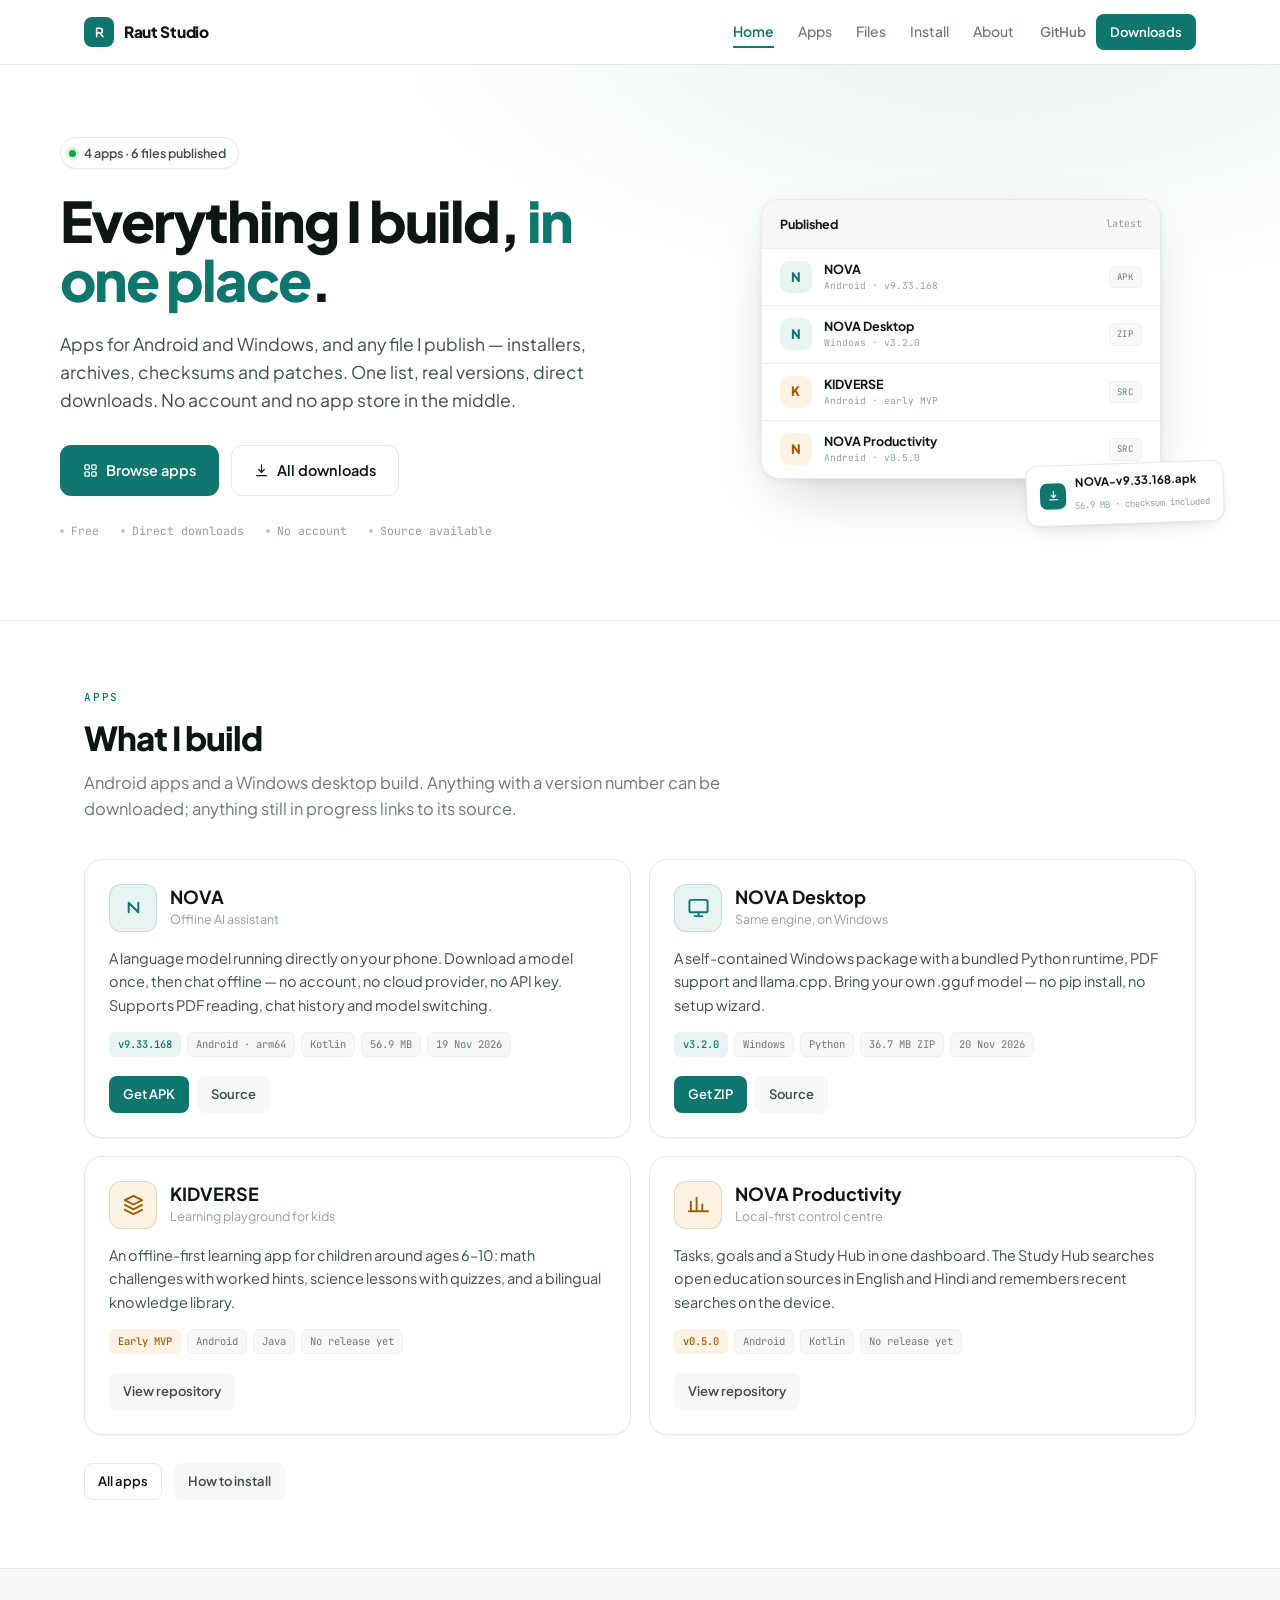
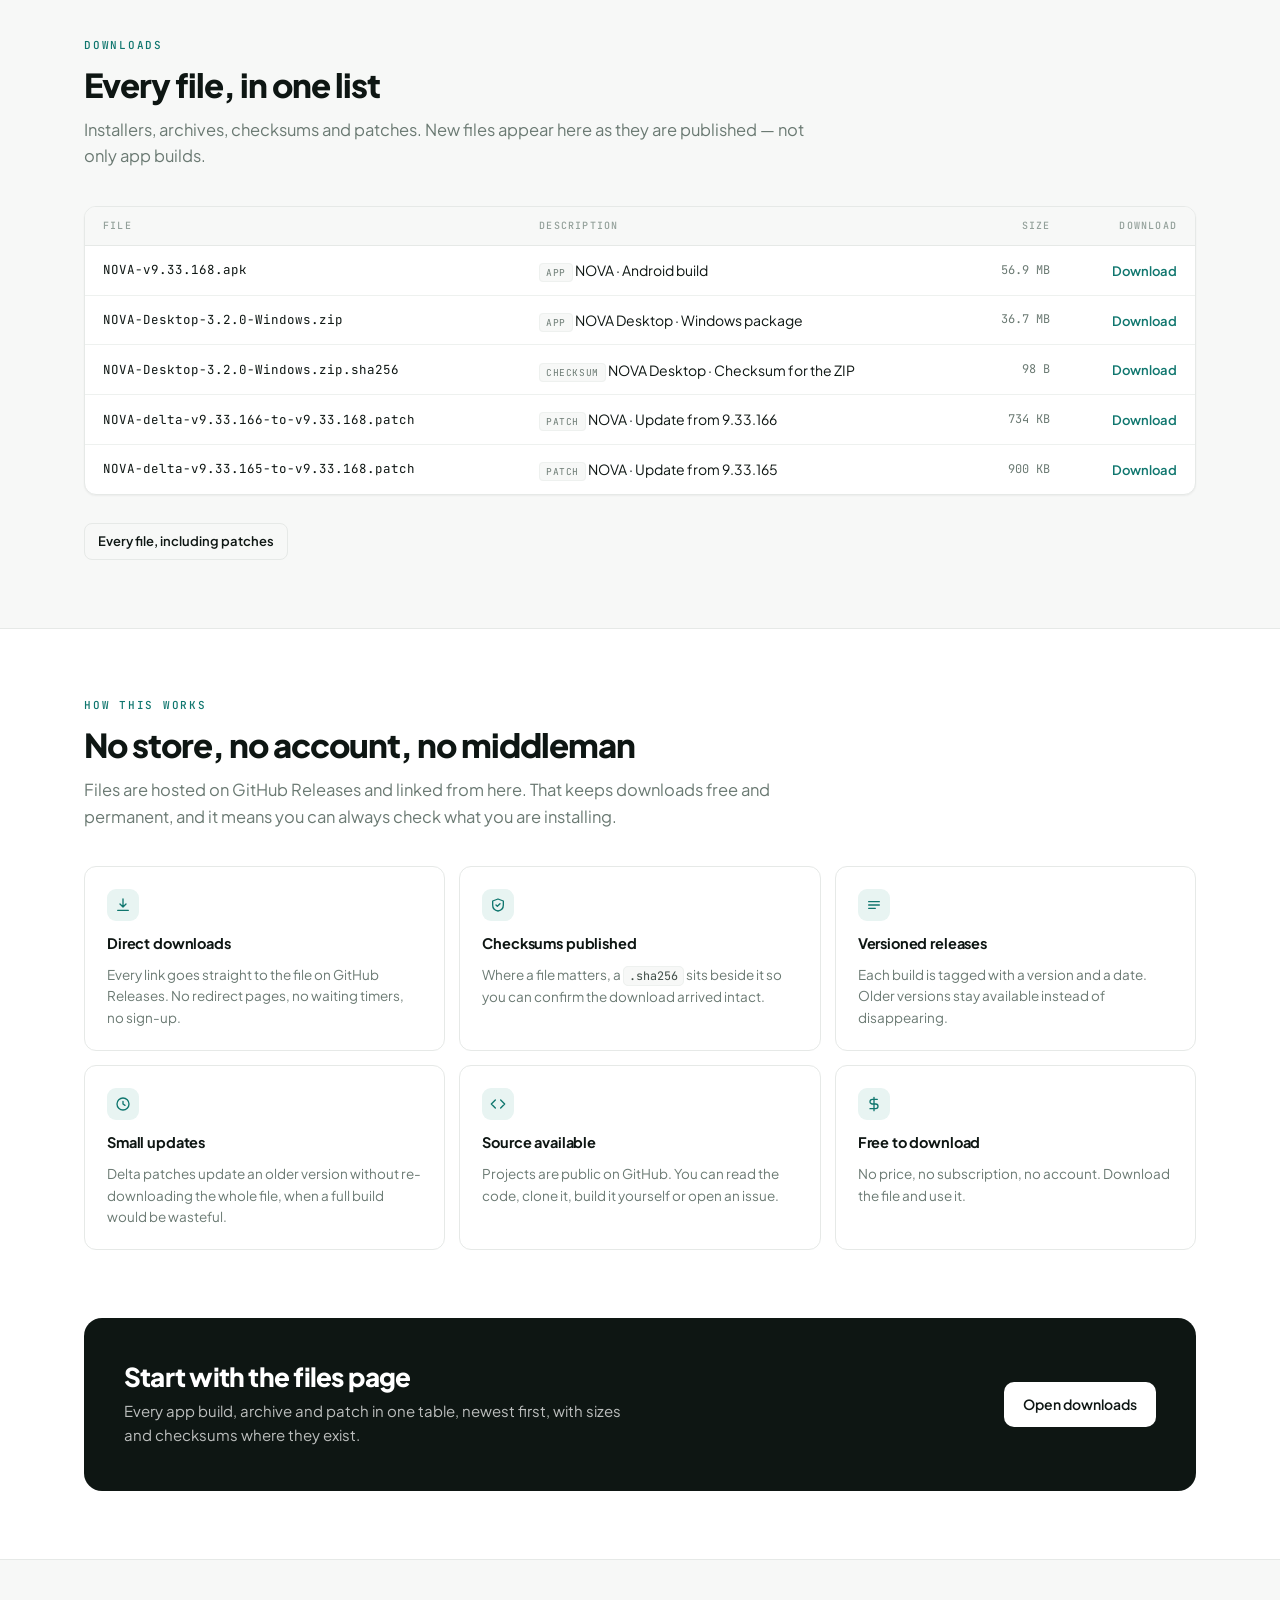
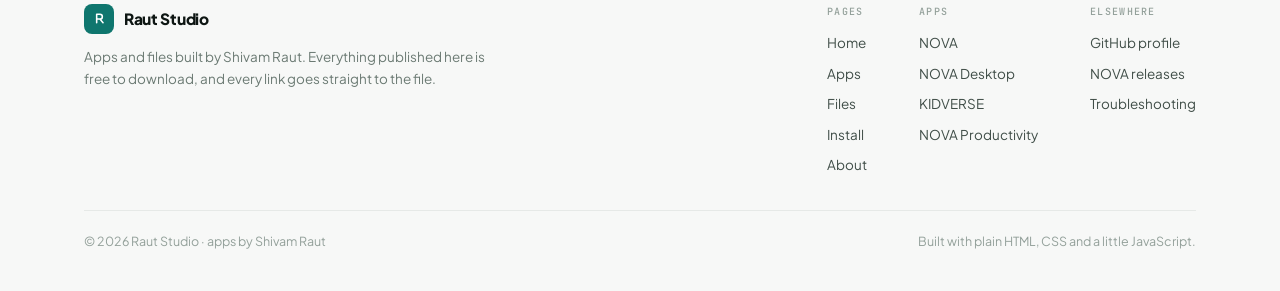
<file: index.html>
<!DOCTYPE html>
<html lang="en">
<head>
<meta charset="UTF-8">
<meta name="viewport" content="width=device-width, initial-scale=1.0">
<title>Raut Studio — apps and files I publish</title>
<meta name="description" content="Every app and file published by Raut Studio in one place: Android APKs, Windows builds, checksums and patches. Free, direct downloads, no account.">
<meta property="og:title" content="Raut Studio — apps and files I publish">
<meta property="og:site_name" content="Raut Studio">
<meta property="og:description" content="Apps for Android and Windows, plus any file I publish. Direct downloads, versions and checksums in one list.">
<meta property="og:type" content="website">
<link rel="icon" href="data:image/svg+xml,%3Csvg xmlns='http://www.w3.org/2000/svg' viewBox='0 0 32 32'%3E%3Crect width='32' height='32' rx='8' fill='%230f766e'/%3E%3Cpath d='M11 24V9h6.5a4.5 4.5 0 0 1 0 9H11m6.5 0L23 24' stroke='%23fff' stroke-width='2.6' fill='none' stroke-linecap='round' stroke-linejoin='round'/%3E%3C/svg%3E">
<link rel="preconnect" href="https://fonts.googleapis.com">
<link rel="preconnect" href="https://fonts.gstatic.com" crossorigin>
<link href="https://fonts.googleapis.com/css2?family=Plus+Jakarta+Sans:wght@400;500;600;700;800&family=JetBrains+Mono:wght@400;500&display=swap" rel="stylesheet">
<link rel="stylesheet" href="assets/site.css">
</head>
<body>
<a class="skip" href="#main">Skip to content</a>

<header class="site-head">
  <div class="shell head-in">
    <a class="logo" href="index.html" aria-label="Raut Studio home">
      <span class="logo-mark"><svg viewBox="0 0 24 24" fill="none" stroke="#fff" stroke-width="2.2" stroke-linecap="round" stroke-linejoin="round" aria-hidden="true"><path d="M8 18V6h4.6a3.4 3.4 0 0 1 0 6.8H8m4.6 0L17 18"/></svg></span>
      <span class="logo-txt">Raut Studio</span>
    </a>
    <nav class="nav" id="nav">
      <a href="index.html" aria-current="page">Home</a>
      <a href="apps.html">Apps</a>
      <a href="files.html">Files</a>
      <a href="install.html">Install</a>
      <a href="about.html">About</a>
    </nav>
    <div class="head-cta">
      <a class="head-gh" href="https://github.com/rautshivamxyz-beep" target="_blank" rel="noopener">GitHub</a>
      <a class="btn btn-primary btn-sm" href="files.html">Downloads</a>
    </div>
    <button class="burger" aria-label="Open menu" aria-expanded="false" aria-controls="nav">
      <svg viewBox="0 0 24 24" fill="none" stroke="currentColor" stroke-width="2" stroke-linecap="round" aria-hidden="true"><path d="M4 7h16M4 12h16M4 17h16"/></svg>
    </button>
  </div>
</header>

<main id="main">

  <div class="hero">
    <div class="shell hero-in">
      <div>
        <div class="eyebrow"><span class="dot-live" aria-hidden="true"></span> 4 apps · 6 files published</div>
        <h1>Everything I build, <span class="accent">in one place</span>.</h1>
        <p class="hero-sub">Apps for Android and Windows, and any file I publish — installers, archives, checksums and patches. One list, real versions, direct downloads. No account and no app store in the middle.</p>
        <div class="hero-actions">
          <a class="btn btn-primary" href="apps.html">
            <svg viewBox="0 0 24 24" fill="none" stroke="currentColor" stroke-width="2" stroke-linecap="round" stroke-linejoin="round" aria-hidden="true"><rect x="3" y="3" width="7" height="7" rx="1.5"/><rect x="14" y="3" width="7" height="7" rx="1.5"/><rect x="3" y="14" width="7" height="7" rx="1.5"/><rect x="14" y="14" width="7" height="7" rx="1.5"/></svg>
            Browse apps
          </a>
          <a class="btn btn-ghost" href="files.html">
            <svg viewBox="0 0 24 24" fill="none" stroke="currentColor" stroke-width="2" stroke-linecap="round" stroke-linejoin="round" aria-hidden="true"><path d="M12 3v12m0 0 4.5-4.5M12 15l-4.5-4.5M4 20h16"/></svg>
            All downloads
          </a>
        </div>
        <div class="meta-row"><span>Free</span><span>Direct downloads</span><span>No account</span><span>Source available</span></div>
      </div>

      <div class="preview" aria-hidden="true">
        <div class="shelf">
          <div class="shelf-head">
            <span class="shelf-title">Published</span>
            <span class="shelf-count">latest</span>
          </div>
          <ul class="shelf-list">
            <li><span class="tile">N</span><div class="sl-txt"><b>NOVA</b><em>Android · v9.33.168</em></div><span class="shelf-dl">APK</span></li>
            <li><span class="tile">N</span><div class="sl-txt"><b>NOVA Desktop</b><em>Windows · v3.2.0</em></div><span class="shelf-dl">ZIP</span></li>
            <li><span class="tile tile--amber">K</span><div class="sl-txt"><b>KIDVERSE</b><em>Android · early MVP</em></div><span class="shelf-dl">SRC</span></li>
            <li><span class="tile tile--amber">N</span><div class="sl-txt"><b>NOVA Productivity</b><em>Android · v0.5.0</em></div><span class="shelf-dl">SRC</span></li>
          </ul>
        </div>
        <div class="float-card">
          <span class="fc-ico"><svg viewBox="0 0 24 24" fill="none" stroke="#fff" stroke-width="2.4" stroke-linecap="round" stroke-linejoin="round"><path d="M12 4v11m0 0 4-4M12 15l-4-4M5 19h14"/></svg></span>
          <div><b>NOVA-v9.33.168.apk</b><em>56.9 MB · checksum included</em></div>
        </div>
      </div>
    </div>
  </div>

  <section>
    <div class="shell">
      <div class="sec-head">
        <span class="sec-kicker">Apps</span>
        <h2>What I build</h2>
        <p class="sec-sub">Android apps and a Windows desktop build. Anything with a version number can be downloaded; anything still in progress links to its source.</p>
      </div>
      <div class="app-grid" data-apps data-limit="4">
        <p class="loading">Loading apps…</p>
      </div>
      <div class="sec-foot">
        <a class="btn btn-ghost btn-sm" href="apps.html">All apps</a>
        <a class="btn btn-quiet btn-sm" href="install.html">How to install</a>
      </div>
    </div>
  </section>

  <div class="band">
    <section>
      <div class="shell">
        <div class="sec-head">
          <span class="sec-kicker">Downloads</span>
          <h2>Every file, in one list</h2>
          <p class="sec-sub">Installers, archives, checksums and patches. New files appear here as they are published — not only app builds.</p>
        </div>
        <div class="tbl-wrap">
          <table>
            <thead><tr><th>File</th><th>Description</th><th style="text-align:right">Size</th><th style="text-align:right">Download</th></tr></thead>
            <tbody data-files data-limit="5"><tr><td colspan="4" class="loading">Loading files…</td></tr></tbody>
          </table>
        </div>
        <div class="sec-foot">
          <a class="btn btn-ghost btn-sm" href="files.html">Every file, including patches</a>
        </div>
      </div>
    </section>
  </div>

  <section>
    <div class="shell">
      <div class="sec-head">
        <span class="sec-kicker">How this works</span>
        <h2>No store, no account, no middleman</h2>
        <p class="sec-sub">Files are hosted on GitHub Releases and linked from here. That keeps downloads free and permanent, and it means you can always check what you are installing.</p>
      </div>
      <div class="feat-grid">
        <div class="feat">
          <span class="feat-ico"><svg viewBox="0 0 24 24" fill="none" stroke="currentColor" stroke-width="2" stroke-linecap="round" stroke-linejoin="round"><path d="M12 3v12m0 0 4.5-4.5M12 15l-4.5-4.5M4 20h16"/></svg></span>
          <h3>Direct downloads</h3>
          <p>Every link goes straight to the file on GitHub Releases. No redirect pages, no waiting timers, no sign-up.</p>
        </div>
        <div class="feat">
          <span class="feat-ico"><svg viewBox="0 0 24 24" fill="none" stroke="currentColor" stroke-width="2" stroke-linecap="round" stroke-linejoin="round"><path d="M12 3 4 6v6c0 5 3.4 8.2 8 9 4.6-.8 8-4 8-9V6l-8-3Z"/><path d="m9 12 2 2 4-4"/></svg></span>
          <h3>Checksums published</h3>
          <p>Where a file matters, a <code>.sha256</code> sits beside it so you can confirm the download arrived intact.</p>
        </div>
        <div class="feat">
          <span class="feat-ico"><svg viewBox="0 0 24 24" fill="none" stroke="currentColor" stroke-width="2" stroke-linecap="round" stroke-linejoin="round"><path d="M4 7h16M4 12h16M4 17h10"/></svg></span>
          <h3>Versioned releases</h3>
          <p>Each build is tagged with a version and a date. Older versions stay available instead of disappearing.</p>
        </div>
        <div class="feat">
          <span class="feat-ico"><svg viewBox="0 0 24 24" fill="none" stroke="currentColor" stroke-width="2" stroke-linecap="round" stroke-linejoin="round"><circle cx="12" cy="12" r="9"/><path d="M12 8v4l3 2"/></svg></span>
          <h3>Small updates</h3>
          <p>Delta patches update an older version without re-downloading the whole file, when a full build would be wasteful.</p>
        </div>
        <div class="feat">
          <span class="feat-ico"><svg viewBox="0 0 24 24" fill="none" stroke="currentColor" stroke-width="2" stroke-linecap="round" stroke-linejoin="round"><path d="M16 18l6-6-6-6M8 6l-6 6 6 6"/></svg></span>
          <h3>Source available</h3>
          <p>Projects are public on GitHub. You can read the code, clone it, build it yourself or open an issue.</p>
        </div>
        <div class="feat">
          <span class="feat-ico"><svg viewBox="0 0 24 24" fill="none" stroke="currentColor" stroke-width="2" stroke-linecap="round" stroke-linejoin="round"><path d="M12 2v20M17 5H9.5a3.5 3.5 0 0 0 0 7h5a3.5 3.5 0 0 1 0 7H6"/></svg></span>
          <h3>Free to download</h3>
          <p>No price, no subscription, no account. Download the file and use it.</p>
        </div>
      </div>
    </div>
  </section>

  <section style="padding-top:0">
    <div class="shell">
      <div class="cta-band">
        <div>
          <h2>Start with the files page</h2>
          <p>Every app build, archive and patch in one table, newest first, with sizes and checksums where they exist.</p>
        </div>
        <a class="btn btn-primary" href="files.html">Open downloads</a>
      </div>
    </div>
  </section>

</main>

<footer>
  <div class="shell">
    <div class="foot-in">
      <div class="foot-brand">
        <a class="logo" href="index.html">
          <span class="logo-mark"><svg viewBox="0 0 24 24" fill="none" stroke="#fff" stroke-width="2.2" stroke-linecap="round" stroke-linejoin="round" aria-hidden="true"><path d="M8 18V6h4.6a3.4 3.4 0 0 1 0 6.8H8m4.6 0L17 18"/></svg></span>
          <span class="logo-txt">Raut Studio</span>
        </a>
        <p>Apps and files built by Shivam Raut. Everything published here is free to download, and every link goes straight to the file.</p>
      </div>
      <div class="foot-links">
        <div class="foot-col">
          <h4>Pages</h4>
          <a href="index.html">Home</a>
          <a href="apps.html">Apps</a>
          <a href="files.html">Files</a>
          <a href="install.html">Install</a>
          <a href="about.html">About</a>
        </div>
        <div class="foot-col">
          <h4>Apps</h4>
          <a href="https://github.com/rautshivamxyz-beep/NOVA" target="_blank" rel="noopener">NOVA</a>
          <a href="https://github.com/rautshivamxyz-beep/NOVA-desk" target="_blank" rel="noopener">NOVA Desktop</a>
          <a href="https://github.com/rautshivamxyz-beep/KIDVERSE" target="_blank" rel="noopener">KIDVERSE</a>
          <a href="https://github.com/rautshivamxyz-beep/NOVA-Productivity" target="_blank" rel="noopener">NOVA Productivity</a>
        </div>
        <div class="foot-col">
          <h4>Elsewhere</h4>
          <a href="https://github.com/rautshivamxyz-beep" target="_blank" rel="noopener">GitHub profile</a>
          <a href="https://github.com/rautshivamxyz-beep/NOVA/releases" target="_blank" rel="noopener">NOVA releases</a>
          <a href="install.html#trouble">Troubleshooting</a>
        </div>
      </div>
    </div>
    <div class="foot-bottom">
      <span>© <span id="yr">2026</span> Raut Studio · apps by Shivam Raut</span>
      <span>Built with plain HTML, CSS and a little JavaScript.</span>
    </div>
  </div>
</footer>

<script src="assets/site.js" defer></script>
</body>
</html>
</file>
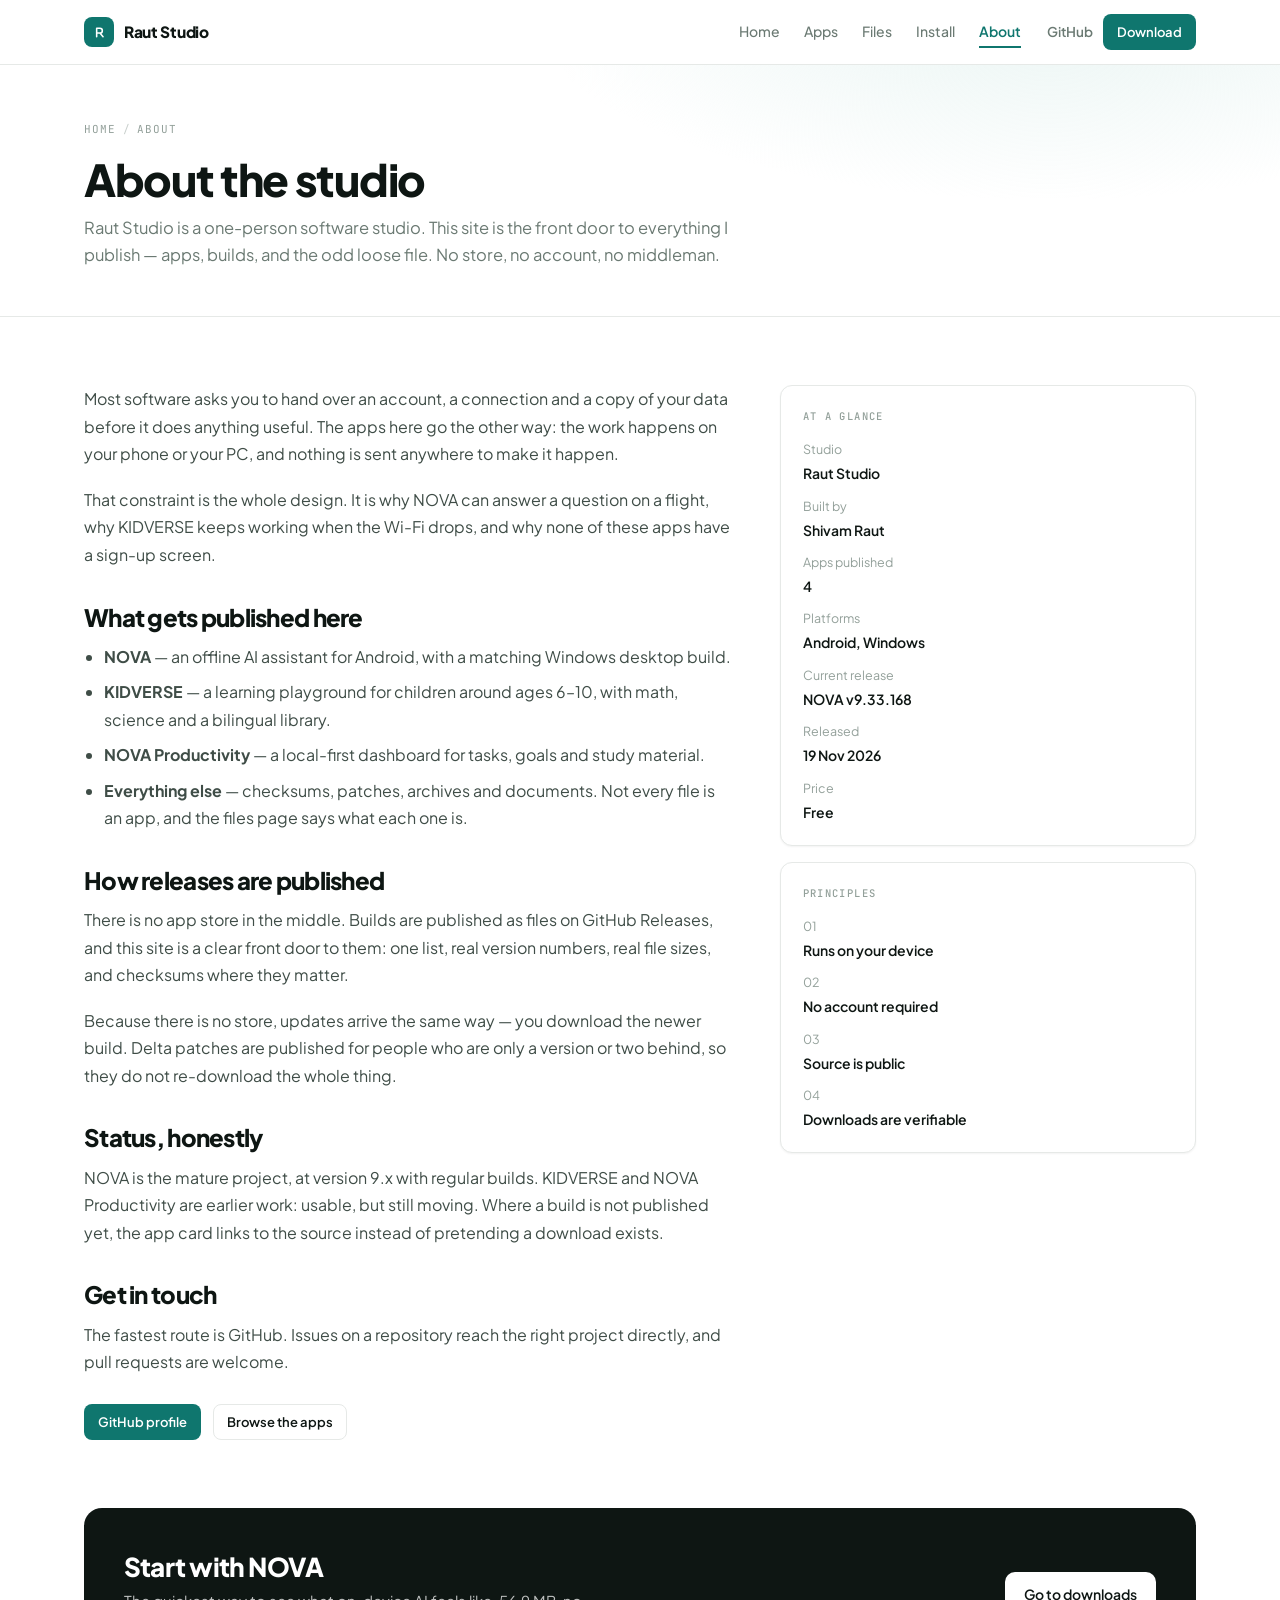
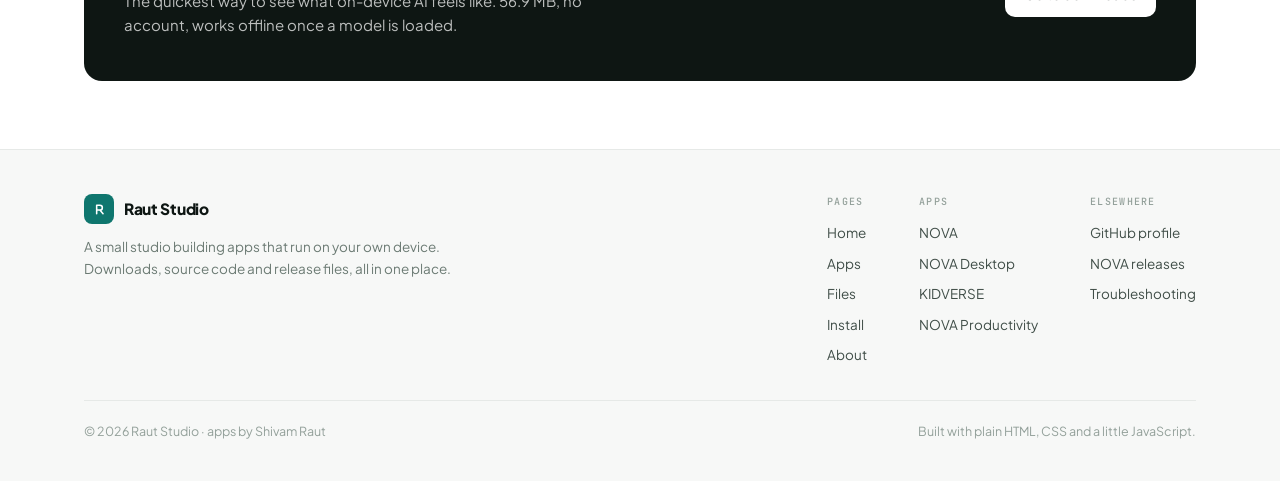
<file: about.html>
<!DOCTYPE html>
<html lang="en">
<head>
<meta charset="UTF-8">
<meta name="viewport" content="width=device-width, initial-scale=1.0">
<title>About — Raut Studio</title>
<meta name="description" content="Raut Studio builds apps that run on your own device: offline AI, a kids' learning app and a local-first productivity dashboard.">
<link rel="icon" href="data:image/svg+xml,%3Csvg xmlns='http://www.w3.org/2000/svg' viewBox='0 0 32 32'%3E%3Crect width='32' height='32' rx='8' fill='%230f766e'/%3E%3Cpath d='M11 24V9h6.5a4.5 4.5 0 0 1 0 9H11m6.5 0L23 24' stroke='%23fff' stroke-width='2.6' fill='none' stroke-linecap='round' stroke-linejoin='round'/%3E%3C/svg%3E">
<link rel="preconnect" href="https://fonts.googleapis.com">
<link rel="preconnect" href="https://fonts.gstatic.com" crossorigin>
<link href="https://fonts.googleapis.com/css2?family=Plus+Jakarta+Sans:wght@400;500;600;700;800&family=JetBrains+Mono:wght@400;500&display=swap" rel="stylesheet">
<link rel="stylesheet" href="assets/site.css">
</head>
<body>
<a class="skip" href="#main">Skip to content</a>
<header class="site-head">
  <div class="shell head-in">
    <a class="logo" href="index.html" aria-label="Raut Studio home"><span class="logo-mark"><svg viewBox="0 0 24 24" fill="none" stroke="#fff" stroke-width="2.2" stroke-linecap="round" stroke-linejoin="round" aria-hidden="true"><path d="M8 18V6h4.6a3.4 3.4 0 0 1 0 6.8H8m4.6 0L17 18"/></svg></span><span class="logo-txt">Raut Studio</span></a>
    <nav class="nav" id="nav"><a href="index.html">Home</a><a href="apps.html">Apps</a><a href="files.html">Files</a><a href="install.html">Install</a><a href="about.html" aria-current="page">About</a></nav>
    <div class="head-cta"><a class="head-gh" href="https://github.com/rautshivamxyz-beep" target="_blank" rel="noopener">GitHub</a><a class="btn btn-primary btn-sm" href="files.html">Download</a></div>
    <button class="burger" aria-label="Open menu" aria-expanded="false" aria-controls="nav"><svg viewBox="0 0 24 24" fill="none" stroke="currentColor" stroke-width="2" stroke-linecap="round" aria-hidden="true"><path d="M4 7h16M4 12h16M4 17h16"/></svg></button>
  </div>
</header>
<main id="main">
  <div class="page-head"><div class="shell"><div class="crumbs"><a href="index.html">Home</a><span>/</span>About</div><h1>About the studio</h1><p>Raut Studio is a one-person software studio. This site is the front door to everything I publish — apps, builds, and the odd loose file. No store, no account, no middleman.</p></div></div>
  <section><div class="shell split">
    <div class="prose">
      <p>Most software asks you to hand over an account, a connection and a copy of your data before it does anything useful. The apps here go the other way: the work happens on your phone or your PC, and nothing is sent anywhere to make it happen.</p>
      <p>That constraint is the whole design. It is why NOVA can answer a question on a flight, why KIDVERSE keeps working when the Wi-Fi drops, and why none of these apps have a sign-up screen.</p>
      <h2>What gets published here</h2>
      <ul><li><strong>NOVA</strong> — an offline AI assistant for Android, with a matching Windows desktop build.</li><li><strong>KIDVERSE</strong> — a learning playground for children around ages 6–10, with math, science and a bilingual library.</li><li><strong>NOVA Productivity</strong> — a local-first dashboard for tasks, goals and study material.</li><li><strong>Everything else</strong> — checksums, patches, archives and documents. Not every file is an app, and the files page says what each one is.</li></ul>
      <h2>How releases are published</h2>
      <p>There is no app store in the middle. Builds are published as files on GitHub Releases, and this site is a clear front door to them: one list, real version numbers, real file sizes, and checksums where they matter.</p>
      <p>Because there is no store, updates arrive the same way — you download the newer build. Delta patches are published for people who are only a version or two behind, so they do not re-download the whole thing.</p>
      <h2>Status, honestly</h2>
      <p>NOVA is the mature project, at version 9.x with regular builds. KIDVERSE and NOVA Productivity are earlier work: usable, but still moving. Where a build is not published yet, the app card links to the source instead of pretending a download exists.</p>
      <h2>Get in touch</h2>
      <p>The fastest route is GitHub. Issues on a repository reach the right project directly, and pull requests are welcome.</p>
      <div class="sec-foot"><a class="btn btn-primary btn-sm" href="https://github.com/rautshivamxyz-beep" target="_blank" rel="noopener">GitHub profile</a><a class="btn btn-ghost btn-sm" href="apps.html">Browse the apps</a></div>
    </div>
    <aside>
      <div class="aside-card"><h3>At a glance</h3><dl><dt>Studio</dt><dd>Raut Studio</dd><dt>Built by</dt><dd>Shivam Raut</dd><dt>Apps published</dt><dd>4</dd><dt>Platforms</dt><dd>Android, Windows</dd><dt>Current release</dt><dd>NOVA v9.33.168</dd><dt>Released</dt><dd>19 Nov 2026</dd><dt>Price</dt><dd>Free</dd></dl></div>
      <div class="aside-card" style="margin-top:16px"><h3>Principles</h3><dl><dt>01</dt><dd>Runs on your device</dd><dt>02</dt><dd>No account required</dd><dt>03</dt><dd>Source is public</dd><dt>04</dt><dd>Downloads are verifiable</dd></dl></div>
    </aside>
  </div></section>
  <section style="padding-top:0"><div class="shell"><div class="cta-band"><div><h2>Start with NOVA</h2><p>The quickest way to see what on-device AI feels like. 56.9 MB, no account, works offline once a model is loaded.</p></div><a class="btn btn-primary" href="files.html">Go to downloads</a></div></div></section>
</main>
<footer><div class="shell"><div class="foot-in"><div class="foot-brand"><a class="logo" href="index.html"><span class="logo-mark"><svg viewBox="0 0 24 24" fill="none" stroke="#fff" stroke-width="2.2" stroke-linecap="round" stroke-linejoin="round" aria-hidden="true"><path d="M8 18V6h4.6a3.4 3.4 0 0 1 0 6.8H8m4.6 0L17 18"/></svg></span><span class="logo-txt">Raut Studio</span></a><p>A small studio building apps that run on your own device. Downloads, source code and release files, all in one place.</p></div><div class="foot-links"><div class="foot-col"><h4>Pages</h4><a href="index.html">Home</a><a href="apps.html">Apps</a><a href="files.html">Files</a><a href="install.html">Install</a><a href="about.html">About</a></div><div class="foot-col"><h4>Apps</h4><a href="https://github.com/rautshivamxyz-beep/NOVA" target="_blank" rel="noopener">NOVA</a><a href="https://github.com/rautshivamxyz-beep/NOVA-desk" target="_blank" rel="noopener">NOVA Desktop</a><a href="https://github.com/rautshivamxyz-beep/KIDVERSE" target="_blank" rel="noopener">KIDVERSE</a><a href="https://github.com/rautshivamxyz-beep/NOVA-Productivity" target="_blank" rel="noopener">NOVA Productivity</a></div><div class="foot-col"><h4>Elsewhere</h4><a href="https://github.com/rautshivamxyz-beep" target="_blank" rel="noopener">GitHub profile</a><a href="https://github.com/rautshivamxyz-beep/NOVA/releases" target="_blank" rel="noopener">NOVA releases</a><a href="install.html#trouble">Troubleshooting</a></div></div></div><div class="foot-bottom"><span>© <span id="yr">2026</span> Raut Studio · apps by Shivam Raut</span><span>Built with plain HTML, CSS and a little JavaScript.</span></div></div></footer>
<script src="assets/site.js" defer></script>
</body>
</html>
</file>
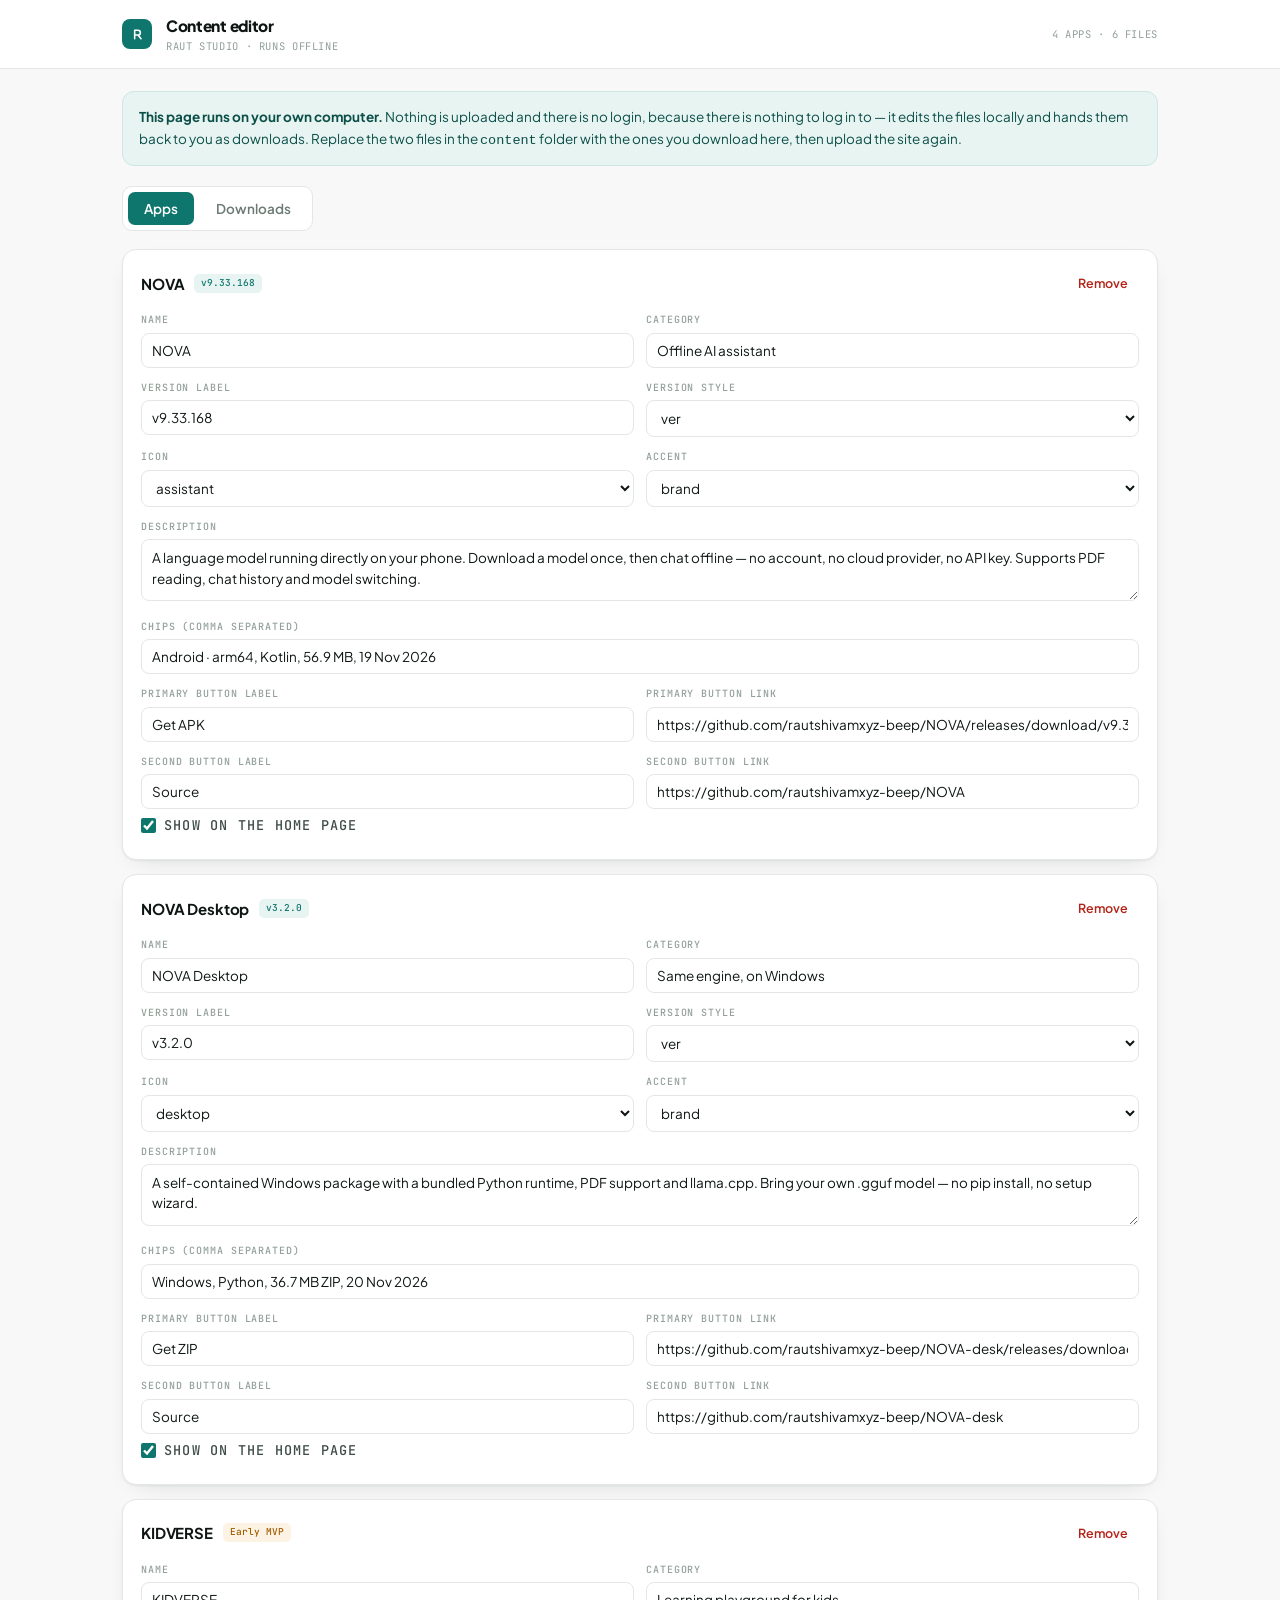
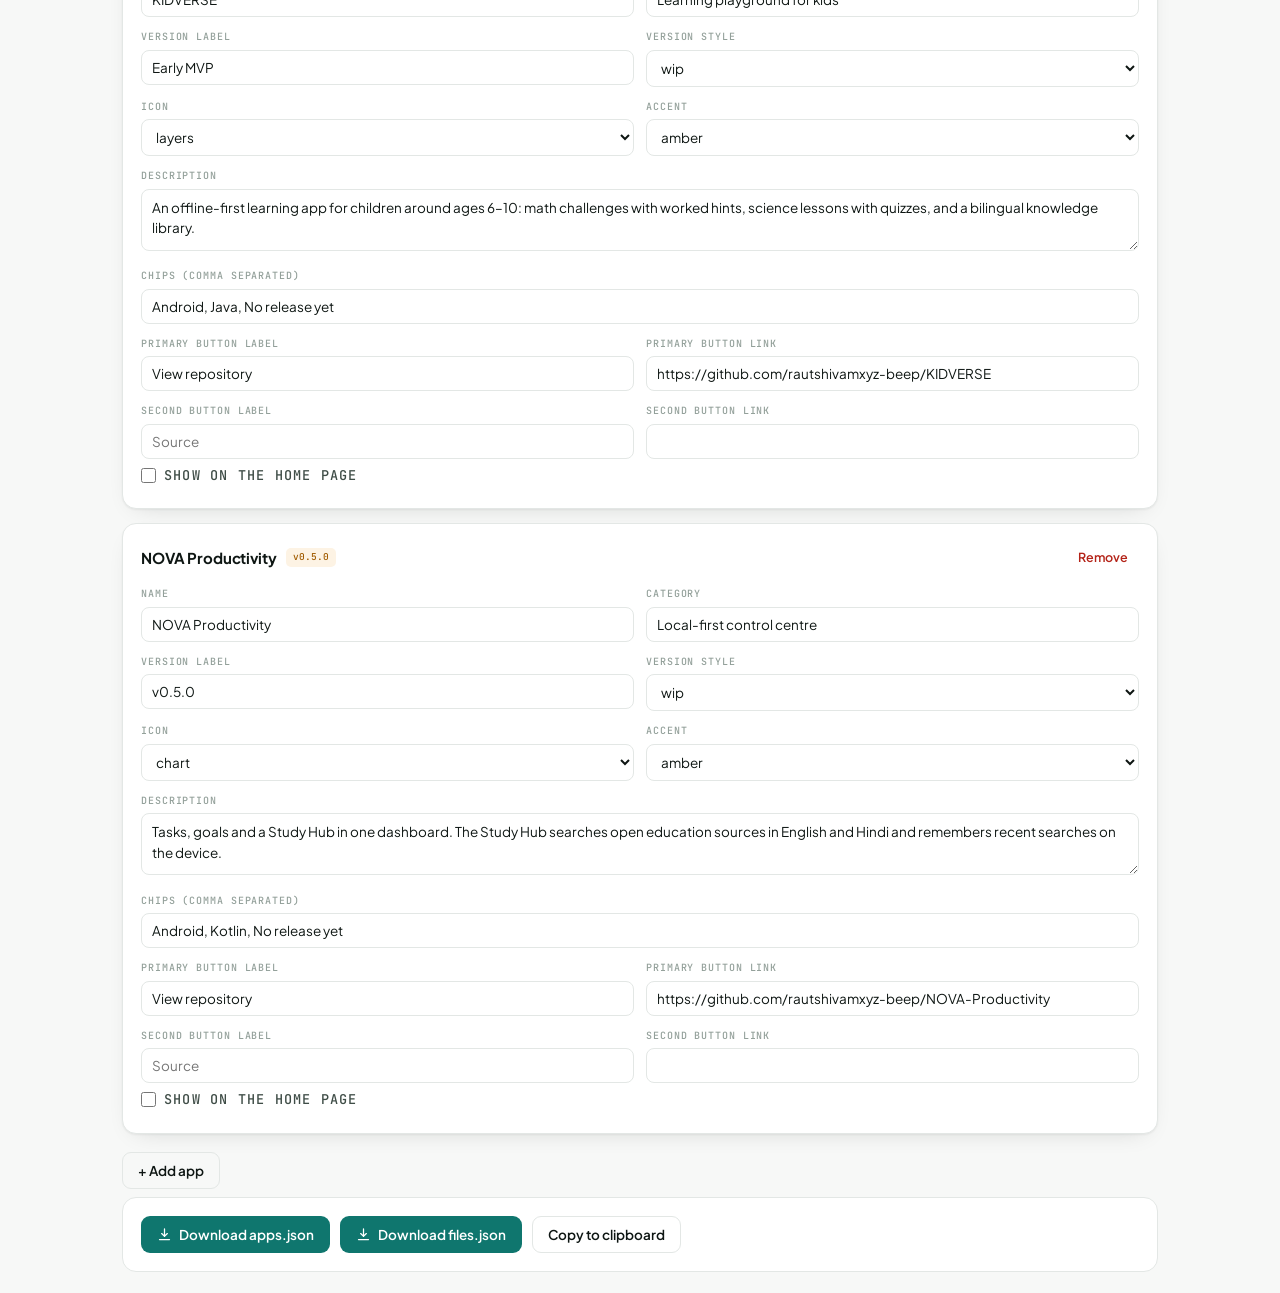
<file: admin-editor.html>
<!DOCTYPE html>
<html lang="en">
<head>
<meta charset="UTF-8">
<meta name="viewport" content="width=device-width, initial-scale=1.0">
<title>Content editor — Raut Studio</title>
<meta name="robots" content="noindex, nofollow">
<link rel="icon" href="assets/icon.svg">
<link rel="preconnect" href="https://fonts.googleapis.com">
<link rel="preconnect" href="https://fonts.gstatic.com" crossorigin>
<link href="https://fonts.googleapis.com/css2?family=Plus+Jakarta+Sans:wght@400;500;600;700;800&family=JetBrains+Mono:wght@400;500&display=swap" rel="stylesheet">
<style>
  :root{
    --bg:#f7f8f7; --surface:#fff; --line:#e3e7e5; --line-2:#eef1ef;
    --ink:#0e1613; --ink-2:#3f4d47; --ink-3:#6b7a73; --ink-4:#93a09a;
    --brand:#0f766e; --brand-dark:#0b5d56; --brand-soft:#e8f4f2;
    --amber:#a15c00; --amber-soft:#fdf3e4;
    --shadow:0 1px 2px rgba(14,22,19,.05),0 8px 24px -14px rgba(14,22,19,.2);
    --sans:"Plus Jakarta Sans",-apple-system,BlinkMacSystemFont,"Segoe UI",sans-serif;
    --mono:"JetBrains Mono",ui-monospace,Menlo,monospace;
  }
  *{box-sizing:border-box;margin:0;padding:0}
  body{font-family:var(--sans);background:var(--bg);color:var(--ink);line-height:1.55;font-size:15px;-webkit-font-smoothing:antialiased}
  header{background:var(--surface);border-bottom:1px solid var(--line);position:sticky;top:0;z-index:10}
  .head{max-width:1080px;margin:0 auto;padding:14px 22px;display:flex;align-items:center;gap:14px;flex-wrap:wrap}
  .mark{width:30px;height:30px;border-radius:8px;background:var(--brand);display:grid;place-items:center;flex:0 0 30px}
  .mark svg{width:17px;height:17px}
  .title{font-weight:800;letter-spacing:-.02em;font-size:15.5px}
  .sub{font-family:var(--mono);font-size:10.5px;color:var(--ink-4);letter-spacing:.06em;text-transform:uppercase}
  .spacer{margin-left:auto}
  .wrap{max-width:1080px;margin:0 auto;padding:22px}
  .note{background:var(--brand-soft);border:1px solid #cfe6e2;border-radius:12px;padding:14px 16px;font-size:13.5px;color:#0b4f49;margin-bottom:20px;line-height:1.6}
  .note b{font-weight:700}
  .tabs{display:flex;gap:6px;margin-bottom:18px;background:var(--surface);border:1px solid var(--line);border-radius:10px;padding:5px;width:max-content}
  .tab{border:0;background:transparent;font-family:var(--sans);font-size:13.5px;font-weight:600;color:var(--ink-3);padding:8px 16px;border-radius:7px;cursor:pointer}
  .tab[aria-selected="true"]{background:var(--brand);color:#fff}
  .card{background:var(--surface);border:1px solid var(--line);border-radius:14px;padding:18px;margin-bottom:14px;box-shadow:var(--shadow)}
  .card-top{display:flex;align-items:center;gap:10px;margin-bottom:14px}
  .card-top h3{font-size:15px;font-weight:700;letter-spacing:-.01em}
  .badge{font-family:var(--mono);font-size:9.5px;padding:2px 7px;border-radius:5px;background:var(--brand-soft);color:var(--brand);font-weight:500}
  .badge--amber{background:var(--amber-soft);color:var(--amber)}
  .grid{display:grid;grid-template-columns:1fr 1fr;gap:12px}
  .grid .full{grid-column:1/-1}
  label{display:block;font-family:var(--mono);font-size:10px;letter-spacing:.09em;text-transform:uppercase;color:var(--ink-4);margin-bottom:5px;font-weight:500}
  input[type=text],textarea,select{width:100%;font-family:var(--sans);font-size:13.5px;color:var(--ink);background:#fff;border:1px solid var(--line);border-radius:8px;padding:8px 10px}
  textarea{resize:vertical;min-height:62px;line-height:1.5}
  input:focus,textarea:focus,select:focus{outline:2px solid var(--brand);outline-offset:0;border-color:var(--brand)}
  .check{display:flex;align-items:center;gap:8px;font-size:13.5px;color:var(--ink-2);margin-top:6px}
  .check input{width:15px;height:15px;accent-color:var(--brand)}
  .btn{display:inline-flex;align-items:center;gap:7px;font-family:var(--sans);font-size:13.5px;font-weight:600;padding:9px 15px;border-radius:9px;border:1px solid transparent;cursor:pointer;transition:.15s}
  .btn svg{width:15px;height:15px;flex:0 0 15px}
  .btn-primary{background:var(--brand);color:#fff}
  .btn-primary:hover{background:var(--brand-dark)}
  .btn-ghost{background:transparent;border-color:var(--line);color:var(--ink)}
  .btn-ghost:hover{background:var(--bg)}
  .btn-danger{background:transparent;border-color:transparent;color:#b42318;font-size:12.5px;padding:6px 10px}
  .btn-danger:hover{background:#fef3f2}
  .row-actions{display:flex;gap:8px;flex-wrap:wrap;margin-top:18px;align-items:center}
  .foot{display:flex;gap:10px;flex-wrap:wrap;align-items:center;margin-top:8px;padding:18px;background:var(--surface);border:1px solid var(--line);border-radius:14px}
  .foot .spacer{margin-left:auto}
  .status{font-family:var(--mono);font-size:11.5px;color:var(--brand);min-height:18px}
  .hidden{display:none}
  @media (max-width:720px){.grid{grid-template-columns:1fr}}
</style>
</head>
<body>
<header><div class="head">
  <span class="mark"><svg viewBox="0 0 24 24" fill="none" stroke="#fff" stroke-width="2.2" stroke-linecap="round" stroke-linejoin="round"><path d="M8 18V6h4.6a3.4 3.4 0 0 1 0 6.8H8m4.6 0L17 18"/></svg></span>
  <div><div class="title">Content editor</div><div class="sub">Raut Studio · runs offline</div></div>
  <span class="spacer"></span><span class="sub" id="count"></span>
</div></header>
<div class="wrap">
  <div class="note"><b>This page runs on your own computer.</b> Nothing is uploaded and there is no login, because there is nothing to log in to — it edits the files locally and hands them back to you as downloads. Replace the two files in the <code>content</code> folder with the ones you download here, then upload the site again.</div>
  <div class="tabs" role="tablist"><button class="tab" role="tab" id="tab-apps" aria-selected="true" aria-controls="panel-apps">Apps</button><button class="tab" role="tab" id="tab-files" aria-selected="false" aria-controls="panel-files">Downloads</button></div>
  <div id="panel-apps"></div><div id="panel-files" class="hidden"></div>
  <div class="row-actions" id="add-row"></div>
  <div class="foot">
    <button class="btn btn-primary" id="dl-apps"><svg viewBox="0 0 24 24" fill="none" stroke="currentColor" stroke-width="2" stroke-linecap="round" stroke-linejoin="round"><path d="M12 3v12m0 0 4.5-4.5M12 15l-4.5-4.5M4 20h16"/></svg>Download apps.json</button>
    <button class="btn btn-primary" id="dl-files"><svg viewBox="0 0 24 24" fill="none" stroke="currentColor" stroke-width="2" stroke-linecap="round" stroke-linejoin="round"><path d="M12 3v12m0 0 4.5-4.5M12 15l-4.5-4.5M4 20h16"/></svg>Download files.json</button>
    <button class="btn btn-ghost" id="copy">Copy to clipboard</button><span class="spacer"></span><span class="status" id="status"></span>
  </div>
</div>
<script>
var STATE = {
  apps: [
    { id:"nova", name:"NOVA", category:"Offline AI assistant", icon:"assistant", accent:"brand", version:"v9.33.168", versionStyle:"ver", desc:"A language model running directly on your phone. Download a model once, then chat offline — no account, no cloud provider, no API key. Supports PDF reading, chat history and model switching.", chips:["Android · arm64","Kotlin","56.9 MB","19 Nov 2026"], primary:{label:"Get APK",url:"https://github.com/rautshivamxyz-beep/NOVA/releases/download/v9.33.168/NOVA-v9.33.168.apk"}, secondary:{label:"Source",url:"https://github.com/rautshivamxyz-beep/NOVA"}, featured:true },
    { id:"nova-desktop", name:"NOVA Desktop", category:"Same engine, on Windows", icon:"desktop", accent:"brand", version:"v3.2.0", versionStyle:"ver", desc:"A self-contained Windows package with a bundled Python runtime, PDF support and llama.cpp. Bring your own .gguf model — no pip install, no setup wizard.", chips:["Windows","Python","36.7 MB ZIP","20 Nov 2026"], primary:{label:"Get ZIP",url:"https://github.com/rautshivamxyz-beep/NOVA-desk/releases/download/v3.2.0/NOVA-Desktop-3.2.0-Windows.zip"}, secondary:{label:"Source",url:"https://github.com/rautshivamxyz-beep/NOVA-desk"}, featured:true },
    { id:"kidverse", name:"KIDVERSE", category:"Learning playground for kids", icon:"layers", accent:"amber", version:"Early MVP", versionStyle:"wip", desc:"An offline-first learning app for children around ages 6–10: math challenges with worked hints, science lessons with quizzes, and a bilingual knowledge library.", chips:["Android","Java","No release yet"], primary:{label:"View repository",url:"https://github.com/rautshivamxyz-beep/KIDVERSE"}, secondary:null, featured:false },
    { id:"nova-productivity", name:"NOVA Productivity", category:"Local-first control centre", icon:"chart", accent:"amber", version:"v0.5.0", versionStyle:"wip", desc:"Tasks, goals and a Study Hub in one dashboard. The Study Hub searches open education sources in English and Hindi and remembers recent searches on the device.", chips:["Android","Kotlin","No release yet"], primary:{label:"View repository",url:"https://github.com/rautshivamxyz-beep/NOVA-Productivity"}, secondary:null, featured:false }
  ],
  files: [
    { name:"NOVA-v9.33.168.apk", app:"NOVA", desc:"Android build", kind:"App", size:"56.9 MB", url:"https://github.com/rautshivamxyz-beep/NOVA/releases/download/v9.33.168/NOVA-v9.33.168.apk" },
    { name:"NOVA-Desktop-3.2.0-Windows.zip", app:"NOVA Desktop", desc:"Windows package", kind:"App", size:"36.7 MB", url:"https://github.com/rautshivamxyz-beep/NOVA-desk/releases/download/v3.2.0/NOVA-Desktop-3.2.0-Windows.zip" },
    { name:"NOVA-Desktop-3.2.0-Windows.zip.sha256", app:"NOVA Desktop", desc:"Checksum for the ZIP", kind:"Checksum", size:"98 B", url:"https://github.com/rautshivamxyz-beep/NOVA-desk/releases/download/v3.2.0/NOVA-Desktop-3.2.0-Windows.zip.sha256" },
    { name:"NOVA-delta-v9.33.166-to-v9.33.168.patch", app:"NOVA", desc:"Update from 9.33.166", kind:"Patch", size:"734 KB", url:"https://github.com/rautshivamxyz-beep/NOVA/releases/download/v9.33.168/NOVA-delta-v9.33.166-to-v9.33.168.patch" },
    { name:"NOVA-delta-v9.33.165-to-v9.33.168.patch", app:"NOVA", desc:"Update from 9.33.165", kind:"Patch", size:"900 KB", url:"https://github.com/rautshivamxyz-beep/NOVA/releases/download/v9.33.168/NOVA-delta-v9.33.165-to-v9.33.168.patch" },
    { name:"NOVA-delta-v9.33.164-to-v9.33.168.patch", app:"NOVA", desc:"Update from 9.33.164", kind:"Patch", size:"1.0 MB", url:"https://github.com/rautshivamxyz-beep/NOVA/releases/download/v9.33.168/NOVA-delta-v9.33.164-to-v9.33.168.patch" }
  ]
};
var KINDS=["App","Checksum","Patch","Document","Archive","Other"], ICONS=["assistant","desktop","layers","chart"], current="apps";
function $(s,r){return (r||document).querySelector(s)}
function esc(s){return String(s==null?"":s).replace(/[&<>"']/g,function(c){return {"&":"&amp;","<":"&lt;",">":"&gt;",'"':"&quot;","'":"&#39;"}[c]})}
function field(label,idx,key,value,opts){opts=opts||{};var id=current+"-"+idx+"-"+key,common='data-idx="'+idx+'" data-key="'+key+'"';if(opts.select){return '<div class="'+(opts.full?"full":"")+'"><label for="'+id+'">'+label+'</label><select id="'+id+'" '+common+'>'+opts.select.map(function(o){return '<option value="'+esc(o)+'"'+(o===value?" selected":"")+'>'+esc(o)+'</option>'}).join("")+'</select></div>'}if(opts.area){return '<div class="full"><label for="'+id+'">'+label+'</label><textarea id="'+id+'" '+common+'>'+esc(value)+'</textarea></div>'}return '<div class="'+(opts.full?"full":"")+'"><label for="'+id+'">'+label+'</label><input type="text" id="'+id+'" '+common+' value="'+esc(value)+'" placeholder="'+esc(opts.ph||"")+'"></div>'}
function renderApps(){var out=STATE.apps.map(function(a,i){var chips=(a.chips||[]).join(", ");return '<div class="card"><div class="card-top"><h3>'+(esc(a.name)||"New app")+'</h3><span class="badge'+(a.accent==="amber"?" badge--amber":"")+'">'+esc(a.version||"no version")+'</span><span class="spacer" style="margin-left:auto"></span><button class="btn btn-danger" data-del-app="'+i+'">Remove</button></div><div class="grid">'+field("Name",i,"name",a.name)+field("Category",i,"category",a.category)+field("Version label",i,"version",a.version,{ph:"v1.0.0 or Early MVP"})+field("Version style",i,"versionStyle",a.versionStyle,{select:["ver","wip"]})+field("Icon",i,"icon",a.icon,{select:ICONS})+field("Accent",i,"accent",a.accent,{select:["brand","amber"]})+field("Description",i,"desc",a.desc,{area:true})+field("Chips (comma separated)",i,"chips",chips,{full:true,ph:"Android, Kotlin, 56.9 MB, 19 Nov 2026"})+field("Primary button label",i,"primary.label",a.primary?a.primary.label:"",{ph:"Get APK"})+field("Primary button link",i,"primary.url",a.primary?a.primary.url:"")+field("Second button label",i,"secondary.label",a.secondary?a.secondary.label:"",{ph:"Source"})+field("Second button link",i,"secondary.url",a.secondary?a.secondary.url:"")+'</div><label class="check"><input type="checkbox" data-idx="'+i+'" data-key="featured"'+(a.featured?" checked":"")+'> Show on the home page</label></div>'}).join("");$("#panel-apps").innerHTML=out||'<div class="card">No apps yet. Use the button below to add one.</div>'}
function renderFiles(){var out=STATE.files.map(function(f,i){return '<div class="card"><div class="card-top"><h3>'+(esc(f.name)||"New file")+'</h3><span class="badge">'+esc(f.kind||"—")+'</span><span class="spacer" style="margin-left:auto"></span><button class="btn btn-danger" data-del-file="'+i+'">Remove</button></div><div class="grid">'+field("File name",i,"name",f.name,{ph:"my-app.apk"})+field("Belongs to",i,"app",f.app,{ph:"NOVA"})+field("Description",i,"desc",f.desc)+field("Kind",i,"kind",f.kind,{select:KINDS})+field("Size",i,"size",f.size,{ph:"56.9 MB"})+field("Download link",i,"url",f.url,{full:true})+'</div></div>'}).join("");$("#panel-files").innerHTML=out||'<div class="card">No files yet. Use the button below to add one.</div>'}
function render(){if(current==="apps")renderApps();else renderFiles();$("#count").textContent=STATE.apps.length+" apps · "+STATE.files.length+" files";$("#add-row").innerHTML=current==="apps"?'<button class="btn btn-ghost" id="add-app">+ Add app</button>':'<button class="btn btn-ghost" id="add-file">+ Add file</button>';var add=$("#add-app")||$("#add-file");if(add)add.onclick=current==="apps"?addApp:addFile}
function addApp(){STATE.apps.push({id:"",name:"",category:"",icon:"assistant",accent:"brand",version:"",versionStyle:"ver",desc:"",chips:[],primary:{label:"Download",url:""},secondary:null,featured:false});render();window.scrollTo({top:document.body.scrollHeight,behavior:"smooth"})}
function addFile(){STATE.files.push({name:"",app:"",desc:"",kind:"App",size:"",url:""});render();window.scrollTo({top:document.body.scrollHeight,behavior:"smooth"})}
document.addEventListener("input",function(e){var el=e.target;if(!el.dataset||el.dataset.idx===undefined||!el.dataset.key)return;var i=parseInt(el.dataset.idx,10),key=el.dataset.key,list=current==="apps"?STATE.apps:STATE.files,item=list[i];if(!item)return;var val=el.type==="checkbox"?el.checked:el.value;if(key==="chips"){item.chips=val.split(",").map(function(s){return s.trim()}).filter(Boolean)}else if(key.indexOf(".")>-1){var parts=key.split("."),parent=parts[0],child=parts[1];if(!val&&child==="url"){item[parent]=null}else{item[parent]=item[parent]||{};item[parent][child]=val}}else{item[key]=val;if(key==="name"&&current==="apps")item.id=val.toLowerCase().replace(/[^a-z0-9]+/g,"-").replace(/^-|-$/g,"")}});
document.addEventListener("click",function(e){var t=e.target.closest("[data-del-app],[data-del-file]");if(!t)return;if(t.dataset.delApp!==undefined)STATE.apps.splice(parseInt(t.dataset.delApp,10),1);else STATE.files.splice(parseInt(t.dataset.delFile,10),1);render()});
$("#tab-apps").onclick=function(){current="apps";this.setAttribute("aria-selected","true");$("#tab-files").setAttribute("aria-selected","false");$("#panel-apps").classList.remove("hidden");$("#panel-files").classList.add("hidden");render()};
$("#tab-files").onclick=function(){current="files";this.setAttribute("aria-selected","true");$("#tab-apps").setAttribute("aria-selected","false");$("#panel-files").classList.remove("hidden");$("#panel-apps").classList.add("hidden");render()};
function download(name,text){var blob=new Blob([text],{type:"application/json"}),a=document.createElement("a");a.href=URL.createObjectURL(blob);a.download=name;document.body.appendChild(a);a.click();document.body.removeChild(a);setTimeout(function(){URL.revokeObjectURL(a.href)},1000);$("#status").textContent=name+" downloaded"}
function appsJSON(){return JSON.stringify({apps:STATE.apps.map(function(a){return {id:a.id||"",name:a.name,category:a.category,icon:a.icon,accent:a.accent,version:a.version,versionStyle:a.versionStyle,desc:a.desc,chips:a.chips||[],primary:a.primary||null,secondary:a.secondary||null,featured:!!a.featured}})},null,2)}
function filesJSON(){return JSON.stringify({files:STATE.files},null,2)}
$("#dl-apps").onclick=function(){download("apps.json",appsJSON())};$("#dl-files").onclick=function(){download("files.json",filesJSON())};
$("#copy").onclick=function(){var text=current==="apps"?appsJSON():filesJSON(),name=current==="apps"?"apps.json":"files.json";if(navigator.clipboard){navigator.clipboard.writeText(text).then(function(){$("#status").textContent=name+" copied"},function(){$("#status").textContent="Copy blocked — use the download button"})}else{$("#status").textContent="Use the download button"}};
render();
</script>
</body>
</html>
</file>
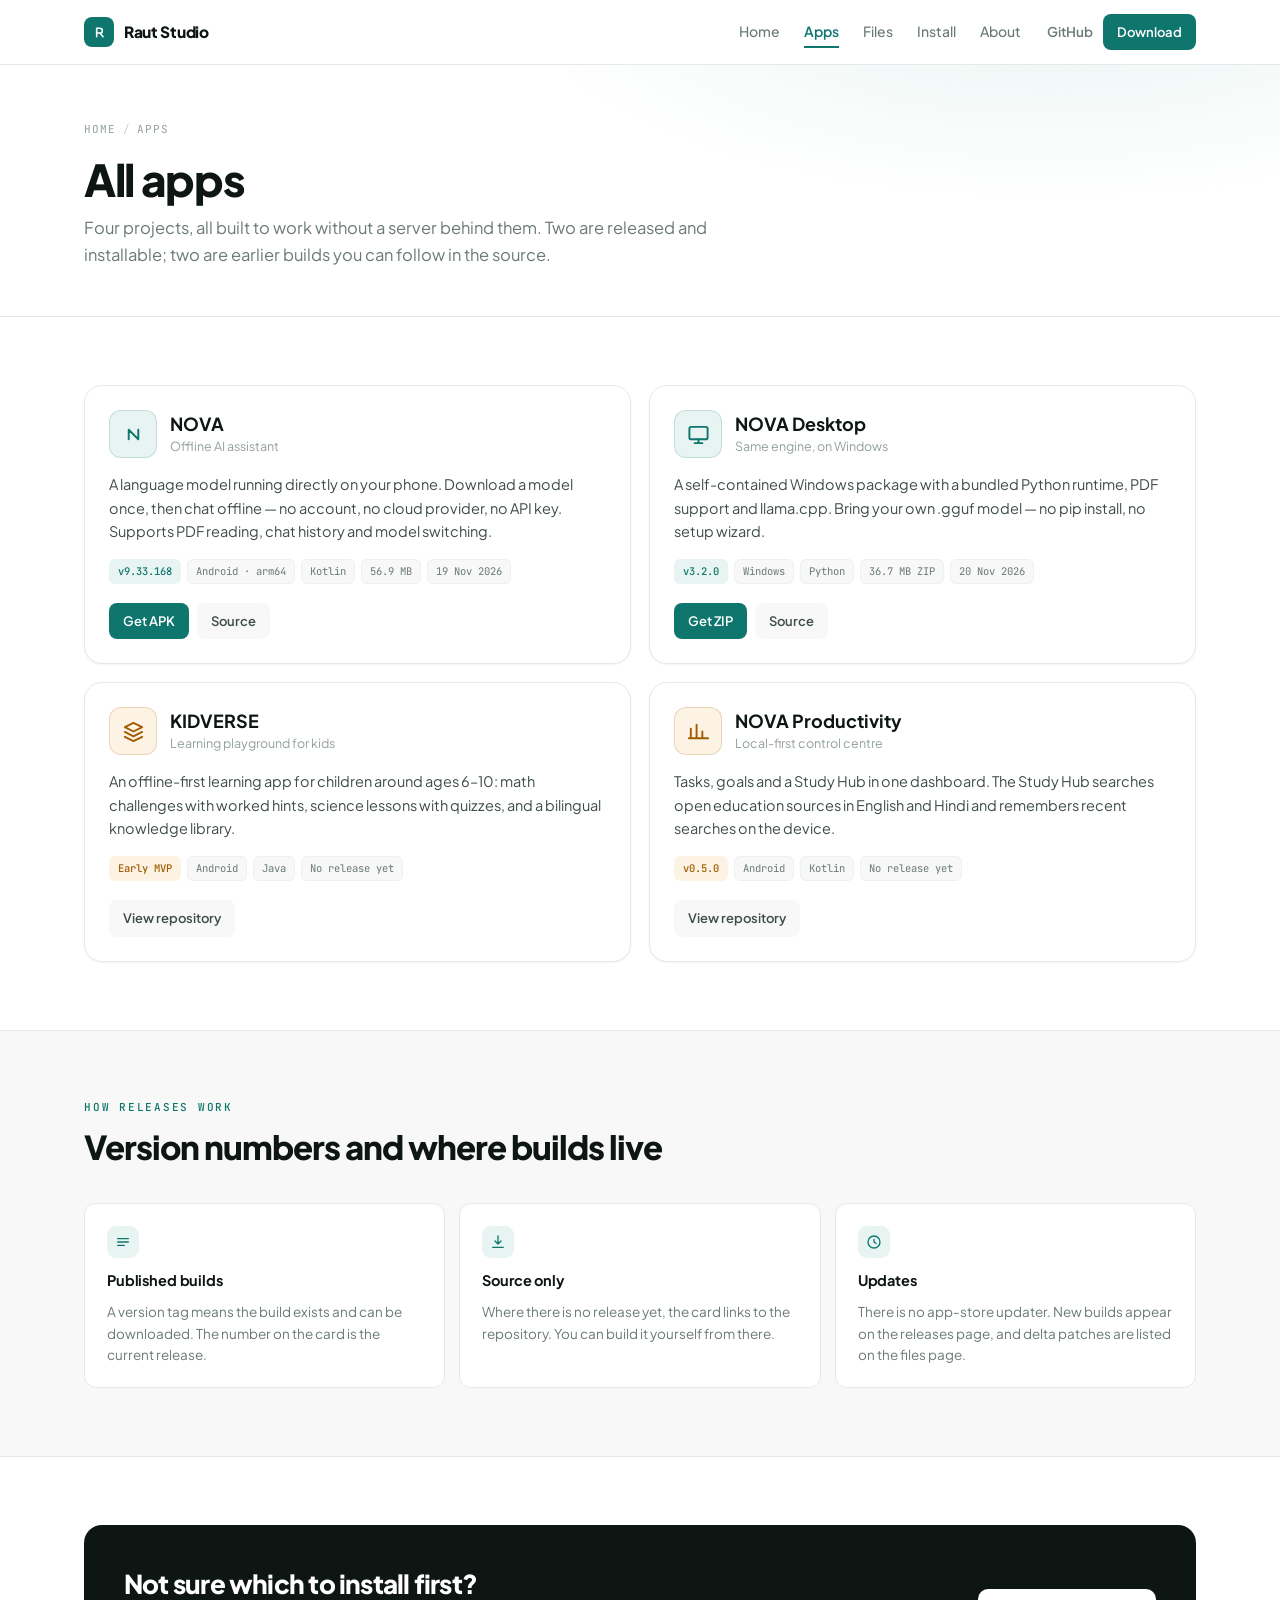
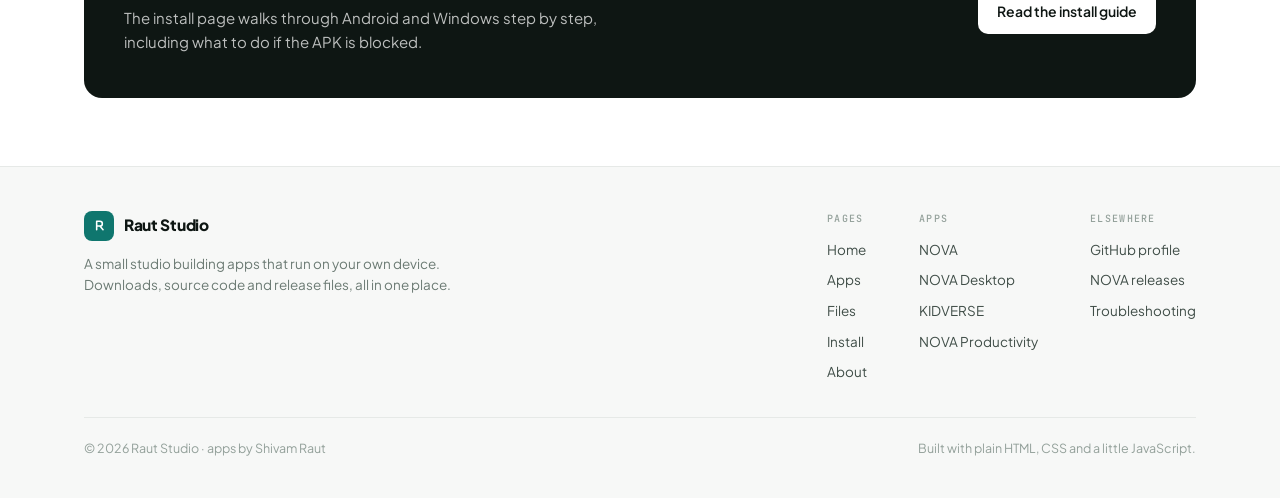
<file: apps.html>
<!DOCTYPE html>
<html lang="en">
<head>
<meta charset="UTF-8">
<meta name="viewport" content="width=device-width, initial-scale=1.0">
<title>Apps — Raut Studio</title>
<meta name="description" content="All apps built by Raut Studio: NOVA offline AI for Android and Windows, KIDVERSE learning playground, and NOVA Productivity.">
<link rel="icon" href="data:image/svg+xml,%3Csvg xmlns='http://www.w3.org/2000/svg' viewBox='0 0 32 32'%3E%3Crect width='32' height='32' rx='8' fill='%230f766e'/%3E%3Cpath d='M11 24V9h6.5a4.5 4.5 0 0 1 0 9H11m6.5 0L23 24' stroke='%23fff' stroke-width='2.6' fill='none' stroke-linecap='round' stroke-linejoin='round'/%3E%3C/svg%3E">
<link rel="preconnect" href="https://fonts.googleapis.com">
<link rel="preconnect" href="https://fonts.gstatic.com" crossorigin>
<link href="https://fonts.googleapis.com/css2?family=Plus+Jakarta+Sans:wght@400;500;600;700;800&family=JetBrains+Mono:wght@400;500&display=swap" rel="stylesheet">
<link rel="stylesheet" href="assets/site.css">
</head>
<body>
<a class="skip" href="#main">Skip to content</a>

<header class="site-head">
  <div class="shell head-in">
    <a class="logo" href="index.html" aria-label="Raut Studio home">
      <span class="logo-mark"><svg viewBox="0 0 24 24" fill="none" stroke="#fff" stroke-width="2.2" stroke-linecap="round" stroke-linejoin="round" aria-hidden="true"><path d="M8 18V6h4.6a3.4 3.4 0 0 1 0 6.8H8m4.6 0L17 18"/></svg></span>
      <span class="logo-txt">Raut Studio</span>
    </a>
    <nav class="nav" id="nav">
      <a href="index.html">Home</a>
      <a href="apps.html" aria-current="page">Apps</a>
      <a href="files.html">Files</a>
      <a href="install.html">Install</a>
      <a href="about.html">About</a>
    </nav>
    <div class="head-cta">
      <a class="head-gh" href="https://github.com/rautshivamxyz-beep" target="_blank" rel="noopener">GitHub</a>
      <a class="btn btn-primary btn-sm" href="files.html">Download</a>
    </div>
    <button class="burger" aria-label="Open menu" aria-expanded="false" aria-controls="nav">
      <svg viewBox="0 0 24 24" fill="none" stroke="currentColor" stroke-width="2" stroke-linecap="round" aria-hidden="true"><path d="M4 7h16M4 12h16M4 17h16"/></svg>
    </button>
  </div>
</header>

<main id="main">

  <div class="page-head">
    <div class="shell">
      <div class="crumbs"><a href="index.html">Home</a><span>/</span>Apps</div>
      <h1>All apps</h1>
      <p>Four projects, all built to work without a server behind them. Two are released and installable; two are earlier builds you can follow in the source.</p>
    </div>
  </div>

  <section>
    <div class="shell">
      <div class="app-grid" data-apps>
        <p class="loading">Loading apps…</p>
      </div>
    </div>
  </section>

  <div class="band">
    <section>
      <div class="shell">
        <div class="sec-head">
          <span class="sec-kicker">How releases work</span>
          <h2>Version numbers and where builds live</h2>
        </div>
        <div class="feat-grid">
          <div class="feat">
            <span class="feat-ico"><svg viewBox="0 0 24 24" fill="none" stroke="currentColor" stroke-width="2" stroke-linecap="round" stroke-linejoin="round"><path d="M4 7h16M4 12h16M4 17h10"/></svg></span>
            <h3>Published builds</h3>
            <p>A version tag means the build exists and can be downloaded. The number on the card is the current release.</p>
          </div>
          <div class="feat">
            <span class="feat-ico"><svg viewBox="0 0 24 24" fill="none" stroke="currentColor" stroke-width="2" stroke-linecap="round" stroke-linejoin="round"><path d="M12 3v12m0 0 4.5-4.5M12 15l-4.5-4.5M4 20h16"/></svg></span>
            <h3>Source only</h3>
            <p>Where there is no release yet, the card links to the repository. You can build it yourself from there.</p>
          </div>
          <div class="feat">
            <span class="feat-ico"><svg viewBox="0 0 24 24" fill="none" stroke="currentColor" stroke-width="2" stroke-linecap="round" stroke-linejoin="round"><circle cx="12" cy="12" r="9"/><path d="M12 8v4l3 2"/></svg></span>
            <h3>Updates</h3>
            <p>There is no app-store updater. New builds appear on the releases page, and delta patches are listed on the files page.</p>
          </div>
        </div>
      </div>
    </section>
  </div>

  <section>
    <div class="shell">
      <div class="cta-band">
        <div>
          <h2>Not sure which to install first?</h2>
          <p>The install page walks through Android and Windows step by step, including what to do if the APK is blocked.</p>
        </div>
        <a class="btn btn-primary" href="install.html">Read the install guide</a>
      </div>
    </div>
  </section>

</main>

<footer>
  <div class="shell">
    <div class="foot-in">
      <div class="foot-brand">
        <a class="logo" href="index.html">
          <span class="logo-mark"><svg viewBox="0 0 24 24" fill="none" stroke="#fff" stroke-width="2.2" stroke-linecap="round" stroke-linejoin="round" aria-hidden="true"><path d="M8 18V6h4.6a3.4 3.4 0 0 1 0 6.8H8m4.6 0L17 18"/></svg></span>
          <span class="logo-txt">Raut Studio</span>
        </a>
        <p>A small studio building apps that run on your own device. Downloads, source code and release files, all in one place.</p>
      </div>
      <div class="foot-links">
        <div class="foot-col">
          <h4>Pages</h4>
          <a href="index.html">Home</a>
          <a href="apps.html">Apps</a>
          <a href="files.html">Files</a>
          <a href="install.html">Install</a>
          <a href="about.html">About</a>
        </div>
        <div class="foot-col">
          <h4>Apps</h4>
          <a href="https://github.com/rautshivamxyz-beep/NOVA" target="_blank" rel="noopener">NOVA</a>
          <a href="https://github.com/rautshivamxyz-beep/NOVA-desk" target="_blank" rel="noopener">NOVA Desktop</a>
          <a href="https://github.com/rautshivamxyz-beep/KIDVERSE" target="_blank" rel="noopener">KIDVERSE</a>
          <a href="https://github.com/rautshivamxyz-beep/NOVA-Productivity" target="_blank" rel="noopener">NOVA Productivity</a>
        </div>
        <div class="foot-col">
          <h4>Elsewhere</h4>
          <a href="https://github.com/rautshivamxyz-beep" target="_blank" rel="noopener">GitHub profile</a>
          <a href="https://github.com/rautshivamxyz-beep/NOVA/releases" target="_blank" rel="noopener">NOVA releases</a>
          <a href="install.html#trouble">Troubleshooting</a>
        </div>
      </div>
    </div>
    <div class="foot-bottom">
      <span>© <span id="yr">2026</span> Raut Studio · apps by Shivam Raut</span>
      <span>Built with plain HTML, CSS and a little JavaScript.</span>
    </div>
  </div>
</footer>

<script src="assets/site.js" defer></script>
</body>
</html>
</file>
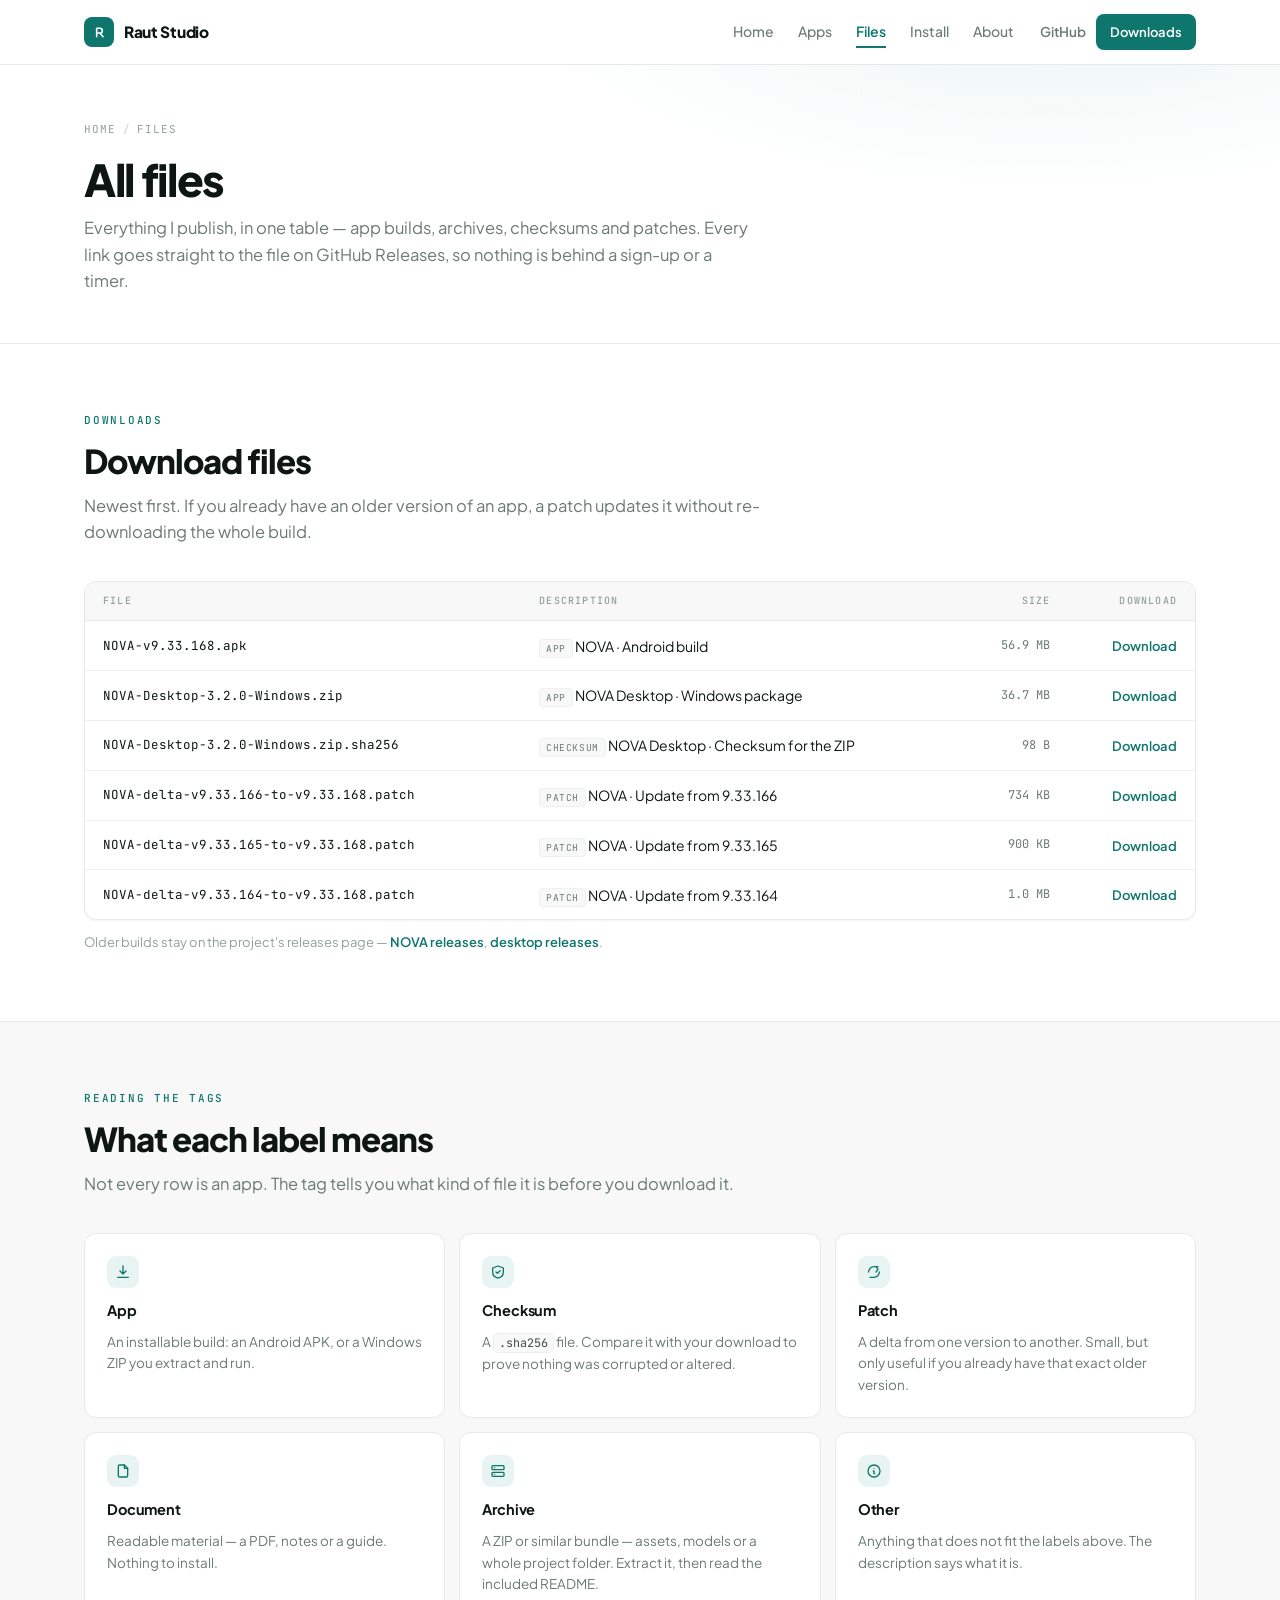
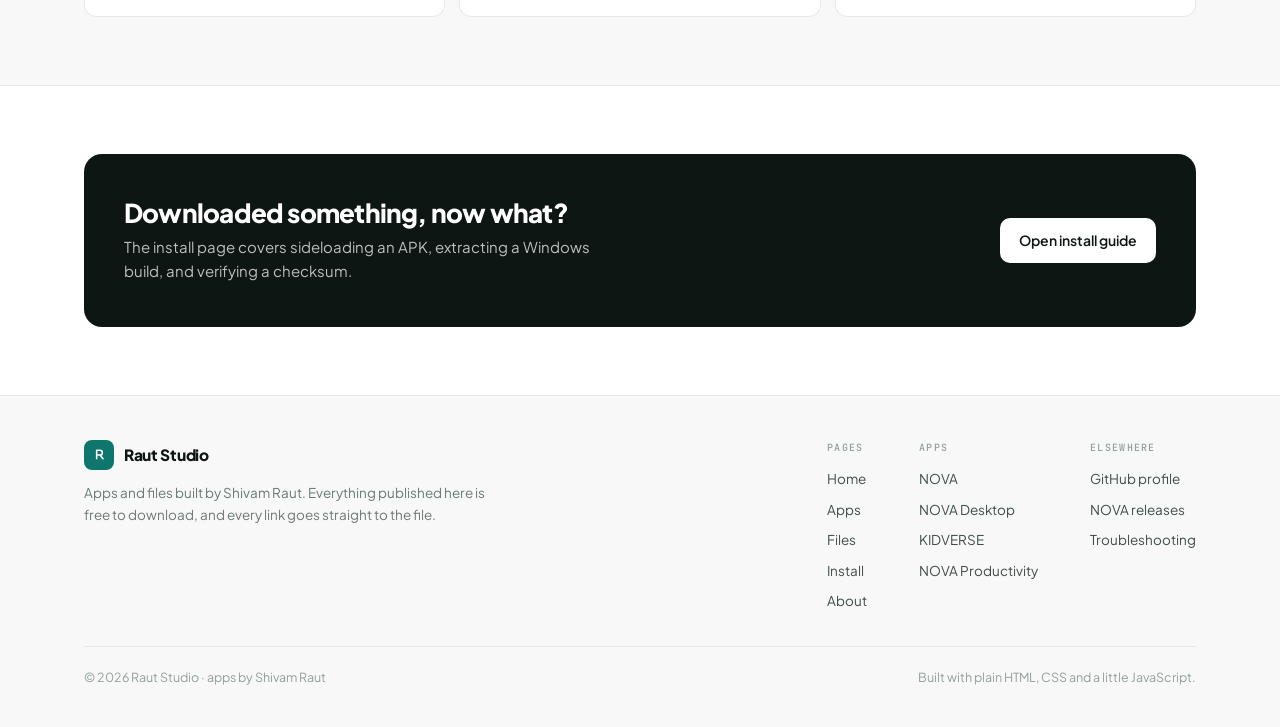
<file: files.html>
<!DOCTYPE html>
<html lang="en">
<head>
<meta charset="UTF-8">
<meta name="viewport" content="width=device-width, initial-scale=1.0">
<title>All files — Raut Studio</title>
<meta name="description" content="Every file published by Raut Studio in one table: Android APKs, Windows builds, archives, checksums and delta patches.">
<link rel="icon" href="data:image/svg+xml,%3Csvg xmlns='http://www.w3.org/2000/svg' viewBox='0 0 32 32'%3E%3Crect width='32' height='32' rx='8' fill='%230f766e'/%3E%3Cpath d='M11 24V9h6.5a4.5 4.5 0 0 1 0 9H11m6.5 0L23 24' stroke='%23fff' stroke-width='2.6' fill='none' stroke-linecap='round' stroke-linejoin='round'/%3E%3C/svg%3E">
<link rel="preconnect" href="https://fonts.googleapis.com">
<link rel="preconnect" href="https://fonts.gstatic.com" crossorigin>
<link href="https://fonts.gstatic.com" rel="preconnect">
<link href="https://fonts.googleapis.com/css2?family=Plus+Jakarta+Sans:wght@400;500;600;700;800&family=JetBrains+Mono:wght@400;500&display=swap" rel="stylesheet">
<link rel="stylesheet" href="assets/site.css">
</head>
<body>
<a class="skip" href="#main">Skip to content</a>

<header class="site-head">
  <div class="shell head-in">
    <a class="logo" href="index.html" aria-label="Raut Studio home">
      <span class="logo-mark"><svg viewBox="0 0 24 24" fill="none" stroke="#fff" stroke-width="2.2" stroke-linecap="round" stroke-linejoin="round" aria-hidden="true"><path d="M8 18V6h4.6a3.4 3.4 0 0 1 0 6.8H8m4.6 0L17 18"/></svg></span>
      <span class="logo-txt">Raut Studio</span>
    </a>
    <nav class="nav" id="nav">
      <a href="index.html">Home</a>
      <a href="apps.html">Apps</a>
      <a href="files.html" aria-current="page">Files</a>
      <a href="install.html">Install</a>
      <a href="about.html">About</a>
    </nav>
    <div class="head-cta">
      <a class="head-gh" href="https://github.com/rautshivamxyz-beep" target="_blank" rel="noopener">GitHub</a>
      <a class="btn btn-primary btn-sm" href="#all">Downloads</a>
    </div>
    <button class="burger" aria-label="Open menu" aria-expanded="false" aria-controls="nav">
      <svg viewBox="0 0 24 24" fill="none" stroke="currentColor" stroke-width="2" stroke-linecap="round" aria-hidden="true"><path d="M4 7h16M4 12h16M4 17h16"/></svg>
    </button>
  </div>
</header>

<main id="main">

  <div class="page-head">
    <div class="shell">
      <div class="crumbs"><a href="index.html">Home</a><span>/</span>Files</div>
      <h1>All files</h1>
      <p>Everything I publish, in one table — app builds, archives, checksums and patches. Every link goes straight to the file on GitHub Releases, so nothing is behind a sign-up or a timer.</p>
    </div>
  </div>

  <section id="all">
    <div class="shell">
      <div class="sec-head">
        <span class="sec-kicker">Downloads</span>
        <h2>Download files</h2>
        <p class="sec-sub">Newest first. If you already have an older version of an app, a patch updates it without re-downloading the whole build.</p>
      </div>
      <div class="tbl-wrap">
        <table>
          <thead><tr><th>File</th><th>Description</th><th style="text-align:right">Size</th><th style="text-align:right">Download</th></tr></thead>
          <tbody data-files><tr><td colspan="4" class="loading">Loading files…</td></tr></tbody>
        </table>
      </div>
      <p class="tbl-note">Older builds stay on the project's releases page — <a href="https://github.com/rautshivamxyz-beep/NOVA/releases" target="_blank" rel="noopener" style="color:var(--brand);font-weight:600">NOVA releases</a>, <a href="https://github.com/rautshivamxyz-beep/NOVA-desk/releases" target="_blank" rel="noopener" style="color:var(--brand);font-weight:600">desktop releases</a>.</p>
    </div>
  </section>

  <div class="band">
    <section>
      <div class="shell">
        <div class="sec-head">
          <span class="sec-kicker">Reading the tags</span>
          <h2>What each label means</h2>
          <p class="sec-sub">Not every row is an app. The tag tells you what kind of file it is before you download it.</p>
        </div>
        <div class="feat-grid">
          <div class="feat">
            <span class="feat-ico"><svg viewBox="0 0 24 24" fill="none" stroke="currentColor" stroke-width="2" stroke-linecap="round" stroke-linejoin="round"><path d="M12 3v12m0 0 4.5-4.5M12 15l-4.5-4.5M4 20h16"/></svg></span>
            <h3>App</h3>
            <p>An installable build: an Android APK, or a Windows ZIP you extract and run.</p>
          </div>
          <div class="feat">
            <span class="feat-ico"><svg viewBox="0 0 24 24" fill="none" stroke="currentColor" stroke-width="2" stroke-linecap="round" stroke-linejoin="round"><path d="M12 3 4 6v6c0 5 3.4 8.2 8 9 4.6-.8 8-4 8-9V6l-8-3Z"/><path d="m9 12 2 2 4-4"/></svg></span>
            <h3>Checksum</h3>
            <p>A <code>.sha256</code> file. Compare it with your download to prove nothing was corrupted or altered.</p>
          </div>
          <div class="feat">
            <span class="feat-ico"><svg viewBox="0 0 24 24" fill="none" stroke="currentColor" stroke-width="2" stroke-linecap="round" stroke-linejoin="round"><path d="M4 12a8 8 0 0 1 8-8h6M20 12a8 8 0 0 1-8 8H6"/><path d="m15 4 3 4-3 4"/></svg></span>
            <h3>Patch</h3>
            <p>A delta from one version to another. Small, but only useful if you already have that exact older version.</p>
          </div>
          <div class="feat">
            <span class="feat-ico"><svg viewBox="0 0 24 24" fill="none" stroke="currentColor" stroke-width="2" stroke-linecap="round" stroke-linejoin="round"><path d="M14 3H7a2 2 0 0 0-2 2v14a2 2 0 0 0 2 2h10a2 2 0 0 0 2-2V8l-5-5Z"/><path d="M14 3v5h5"/></svg></span>
            <h3>Document</h3>
            <p>Readable material — a PDF, notes or a guide. Nothing to install.</p>
          </div>
          <div class="feat">
            <span class="feat-ico"><svg viewBox="0 0 24 24" fill="none" stroke="currentColor" stroke-width="2" stroke-linecap="round" stroke-linejoin="round"><rect x="3" y="4" width="18" height="6" rx="1.5"/><rect x="3" y="14" width="18" height="6" rx="1.5"/><path d="M7 7h.01M7 17h.01"/></svg></span>
            <h3>Archive</h3>
            <p>A ZIP or similar bundle — assets, models or a whole project folder. Extract it, then read the included README.</p>
          </div>
          <div class="feat">
            <span class="feat-ico"><svg viewBox="0 0 24 24" fill="none" stroke="currentColor" stroke-width="2" stroke-linecap="round" stroke-linejoin="round"><circle cx="12" cy="12" r="9"/><path d="M12 8v.01M11 12h1v4h1"/></svg></span>
            <h3>Other</h3>
            <p>Anything that does not fit the labels above. The description says what it is.</p>
          </div>
        </div>
      </div>
    </section>
  </div>

  <section>
    <div class="shell">
      <div class="cta-band">
        <div>
          <h2>Downloaded something, now what?</h2>
          <p>The install page covers sideloading an APK, extracting a Windows build, and verifying a checksum.</p>
        </div>
        <a class="btn btn-primary" href="install.html">Open install guide</a>
      </div>
    </div>
  </section>

</main>

<footer>
  <div class="shell">
    <div class="foot-in">
      <div class="foot-brand">
        <a class="logo" href="index.html">
          <span class="logo-mark"><svg viewBox="0 0 24 24" fill="none" stroke="#fff" stroke-width="2.2" stroke-linecap="round" stroke-linejoin="round" aria-hidden="true"><path d="M8 18V6h4.6a3.4 3.4 0 0 1 0 6.8H8m4.6 0L17 18"/></svg></span>
          <span class="logo-txt">Raut Studio</span>
        </a>
        <p>Apps and files built by Shivam Raut. Everything published here is free to download, and every link goes straight to the file.</p>
      </div>
      <div class="foot-links">
        <div class="foot-col">
          <h4>Pages</h4>
          <a href="index.html">Home</a>
          <a href="apps.html">Apps</a>
          <a href="files.html">Files</a>
          <a href="install.html">Install</a>
          <a href="about.html">About</a>
        </div>
        <div class="foot-col">
          <h4>Apps</h4>
          <a href="https://github.com/rautshivamxyz-beep/NOVA" target="_blank" rel="noopener">NOVA</a>
          <a href="https://github.com/rautshivamxyz-beep/NOVA-desk" target="_blank" rel="noopener">NOVA Desktop</a>
          <a href="https://github.com/rautshivamxyz-beep/KIDVERSE" target="_blank" rel="noopener">KIDVERSE</a>
          <a href="https://github.com/rautshivamxyz-beep/NOVA-Productivity" target="_blank" rel="noopener">NOVA Productivity</a>
        </div>
        <div class="foot-col">
          <h4>Elsewhere</h4>
          <a href="https://github.com/rautshivamxyz-beep" target="_blank" rel="noopener">GitHub profile</a>
          <a href="https://github.com/rautshivamxyz-beep/NOVA/releases" target="_blank" rel="noopener">NOVA releases</a>
          <a href="install.html#trouble">Troubleshooting</a>
        </div>
      </div>
    </div>
    <div class="foot-bottom">
      <span>© <span id="yr">2026</span> Raut Studio · apps by Shivam Raut</span>
      <span>Built with plain HTML, CSS and a little JavaScript.</span>
    </div>
  </div>
</footer>

<script src="assets/site.js" defer></script>
</body>
</html>
</file>
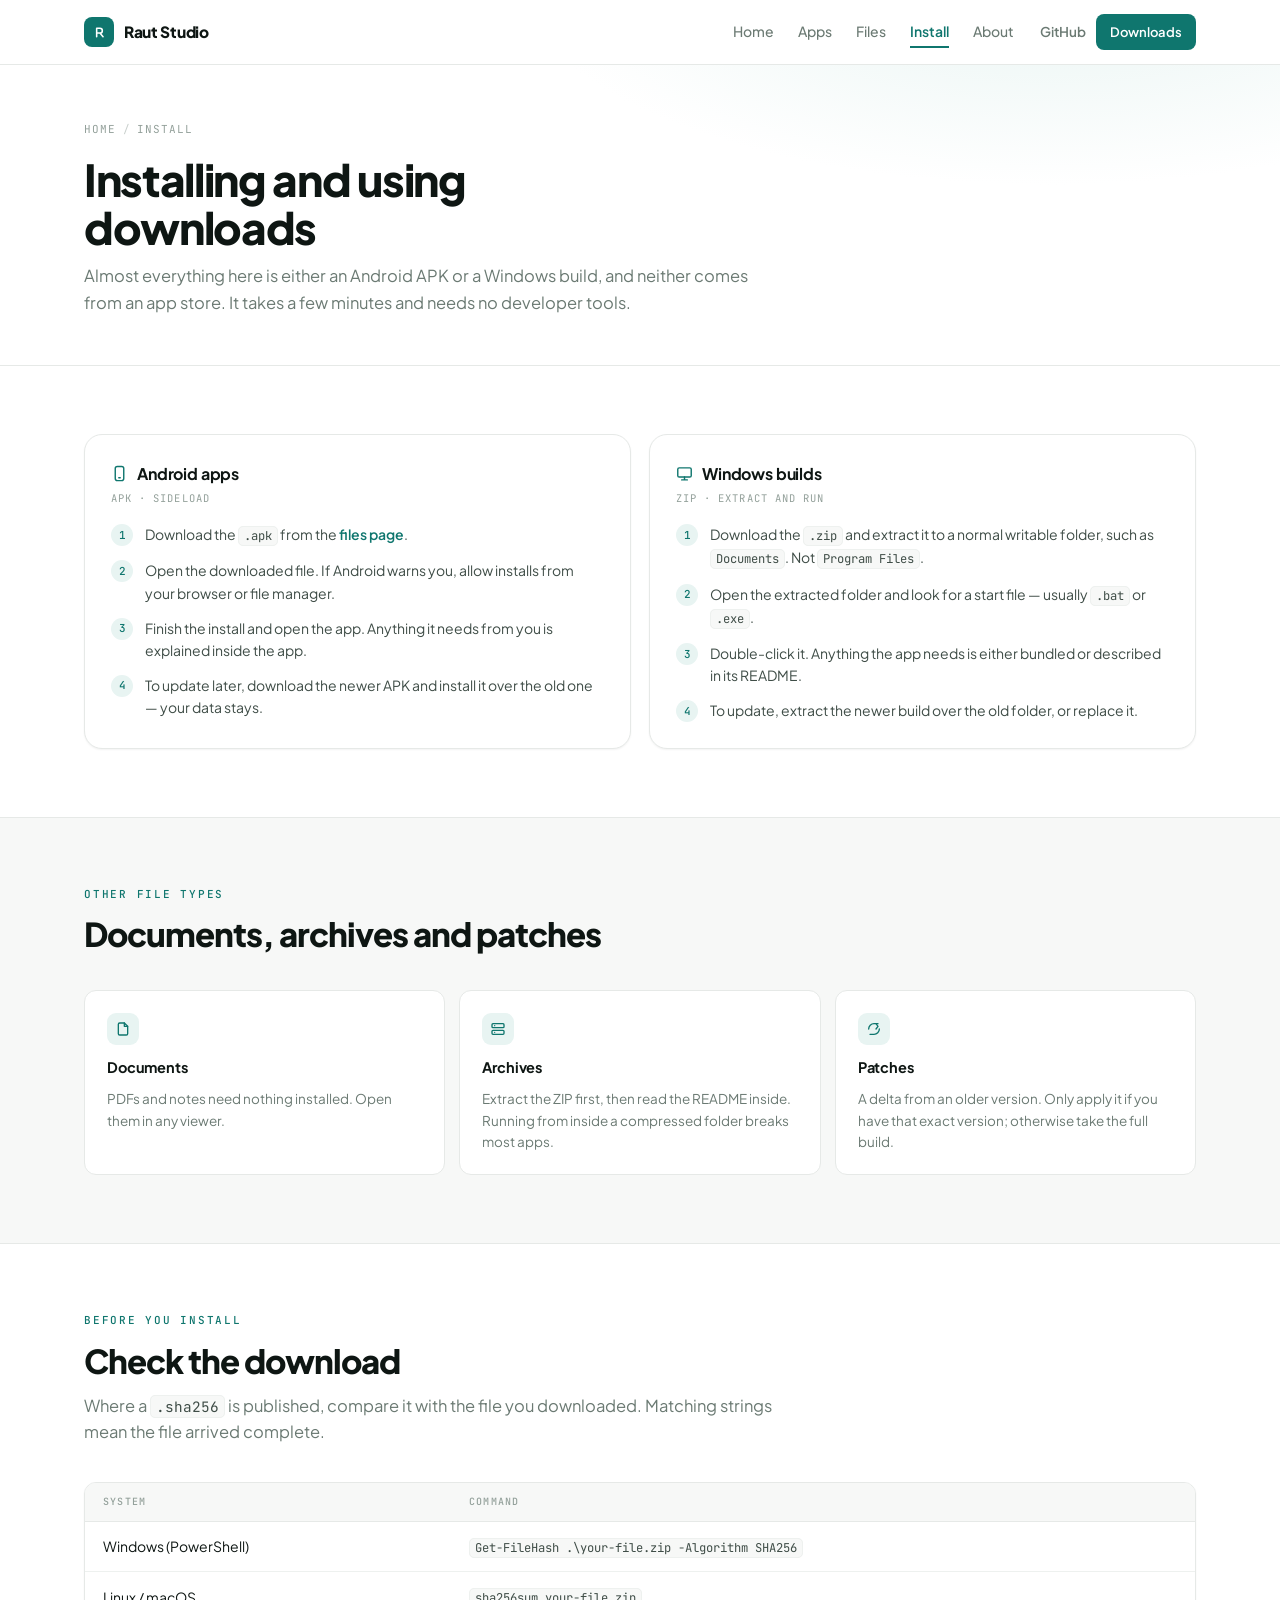
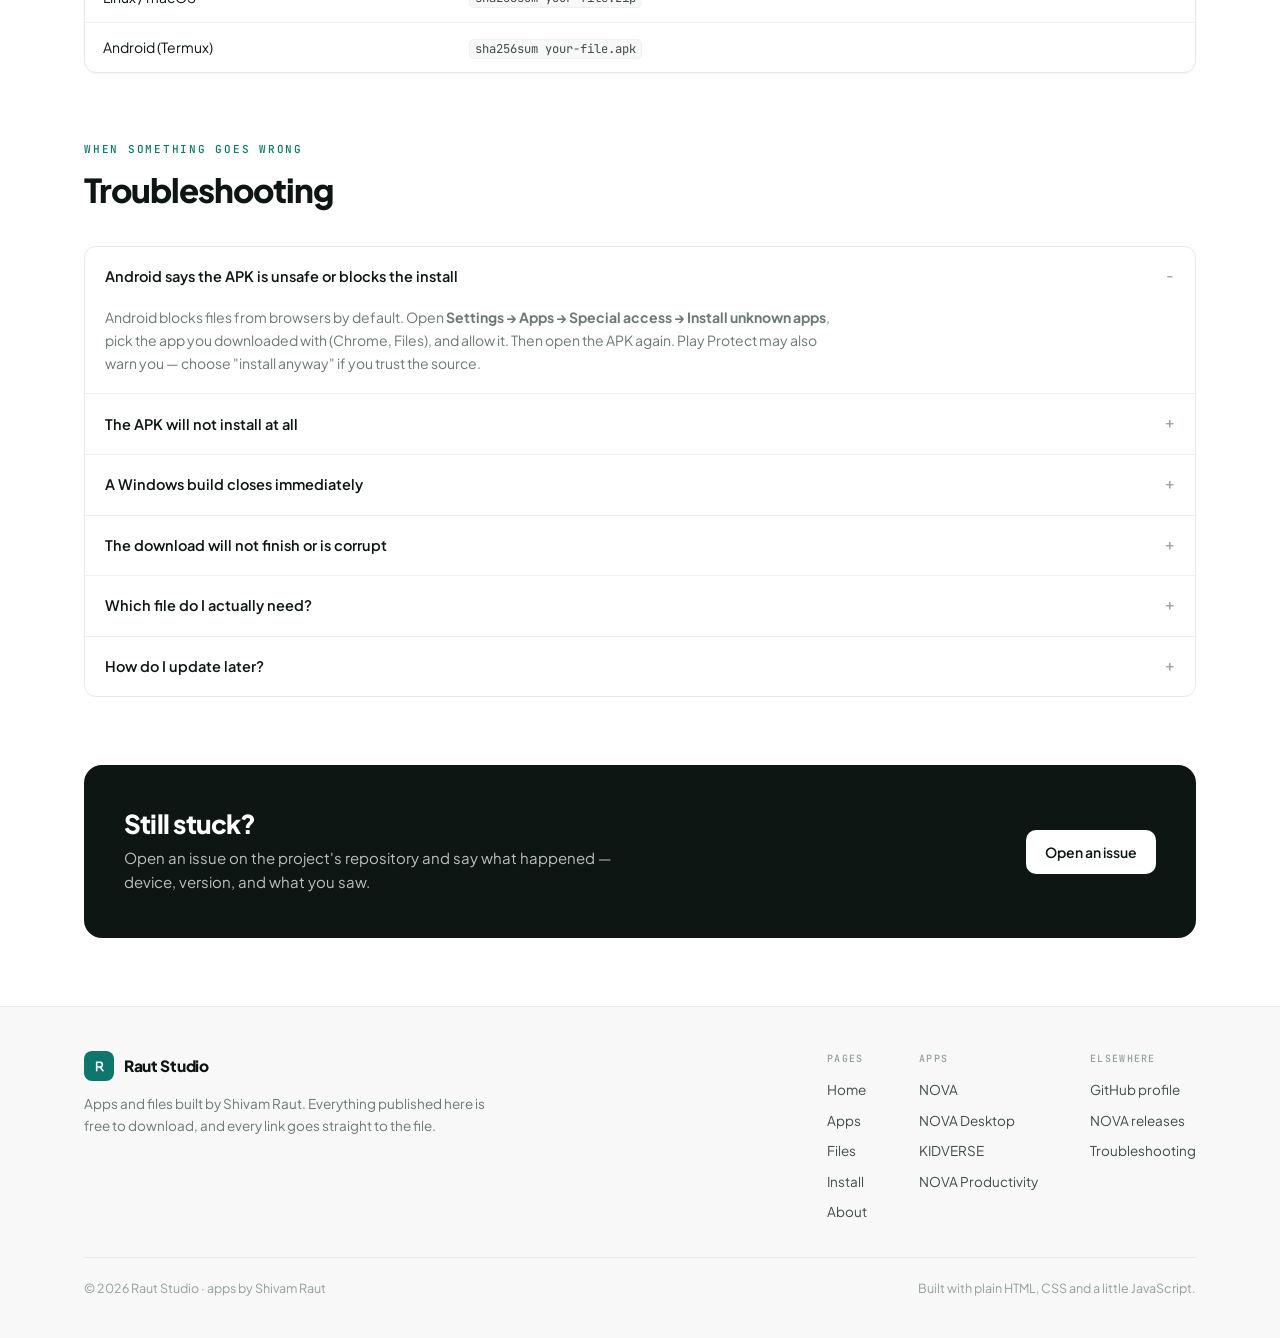
<file: install.html>
<!DOCTYPE html>
<html lang="en">
<head>
<meta charset="UTF-8">
<meta name="viewport" content="width=device-width, initial-scale=1.0">
<title>Installing and using downloads — Raut Studio</title>
<meta name="description" content="How to install an Android APK or a Windows build from this site, verify a checksum, and fix the usual problems.">
<link rel="icon" href="data:image/svg+xml,%3Csvg xmlns='http://www.w3.org/2000/svg' viewBox='0 0 32 32'%3E%3Crect width='32' height='32' rx='8' fill='%230f766e'/%3E%3Cpath d='M11 24V9h6.5a4.5 4.5 0 0 1 0 9H11m6.5 0L23 24' stroke='%23fff' stroke-width='2.6' fill='none' stroke-linecap='round' stroke-linejoin='round'/%3E%3C/svg%3E">
<link rel="preconnect" href="https://fonts.googleapis.com">
<link rel="preconnect" href="https://fonts.gstatic.com" crossorigin>
<link href="https://fonts.googleapis.com/css2?family=Plus+Jakarta+Sans:wght@400;500;600;700;800&family=JetBrains+Mono:wght@400;500&display=swap" rel="stylesheet">
<link rel="stylesheet" href="assets/site.css">
</head>
<body>
<a class="skip" href="#main">Skip to content</a>

<header class="site-head">
  <div class="shell head-in">
    <a class="logo" href="index.html" aria-label="Raut Studio home">
      <span class="logo-mark"><svg viewBox="0 0 24 24" fill="none" stroke="#fff" stroke-width="2.2" stroke-linecap="round" stroke-linejoin="round" aria-hidden="true"><path d="M8 18V6h4.6a3.4 3.4 0 0 1 0 6.8H8m4.6 0L17 18"/></svg></span>
      <span class="logo-txt">Raut Studio</span>
    </a>
    <nav class="nav" id="nav">
      <a href="index.html">Home</a>
      <a href="apps.html">Apps</a>
      <a href="files.html">Files</a>
      <a href="install.html" aria-current="page">Install</a>
      <a href="about.html">About</a>
    </nav>
    <div class="head-cta">
      <a class="head-gh" href="https://github.com/rautshivamxyz-beep" target="_blank" rel="noopener">GitHub</a>
      <a class="btn btn-primary btn-sm" href="files.html">Downloads</a>
    </div>
    <button class="burger" aria-label="Open menu" aria-expanded="false" aria-controls="nav">
      <svg viewBox="0 0 24 24" fill="none" stroke="currentColor" stroke-width="2" stroke-linecap="round" aria-hidden="true"><path d="M4 7h16M4 12h16M4 17h16"/></svg>
    </button>
  </div>
</header>

<main id="main">
  <div class="page-head"><div class="shell"><div class="crumbs"><a href="index.html">Home</a><span>/</span>Install</div><h1>Installing and using downloads</h1><p>Almost everything here is either an Android APK or a Windows build, and neither comes from an app store. It takes a few minutes and needs no developer tools.</p></div></div>
  <section><div class="shell"><div class="steps">
    <div class="step-card"><h3><svg viewBox="0 0 24 24" fill="none" stroke="currentColor" stroke-width="2" stroke-linecap="round" stroke-linejoin="round"><rect x="6" y="2" width="12" height="20" rx="3"/><path d="M11 18h2"/></svg>Android apps</h3><div class="os">APK · sideload</div><ol class="steps-list">
      <li>Download the <code>.apk</code> from the <a href="files.html" style="color:var(--brand);font-weight:600">files page</a>.</li>
      <li>Open the downloaded file. If Android warns you, allow installs from your browser or file manager.</li>
      <li>Finish the install and open the app. Anything it needs from you is explained inside the app.</li>
      <li>To update later, download the newer APK and install it over the old one — your data stays.</li>
    </ol></div>
    <div class="step-card"><h3><svg viewBox="0 0 24 24" fill="none" stroke="currentColor" stroke-width="2" stroke-linecap="round" stroke-linejoin="round"><rect x="2.5" y="4" width="19" height="13" rx="2"/><path d="M8 21h8M12 17v4"/></svg>Windows builds</h3><div class="os">ZIP · extract and run</div><ol class="steps-list">
      <li>Download the <code>.zip</code> and extract it to a normal writable folder, such as <code>Documents</code>. Not <code>Program Files</code>.</li>
      <li>Open the extracted folder and look for a start file — usually <code>.bat</code> or <code>.exe</code>.</li>
      <li>Double-click it. Anything the app needs is either bundled or described in its README.</li>
      <li>To update, extract the newer build over the old folder, or replace it.</li>
    </ol></div>
  </div></div></section>
  <div class="band"><section><div class="shell"><div class="sec-head"><span class="sec-kicker">Other file types</span><h2>Documents, archives and patches</h2></div><div class="feat-grid">
    <div class="feat"><span class="feat-ico"><svg viewBox="0 0 24 24" fill="none" stroke="currentColor" stroke-width="2" stroke-linecap="round" stroke-linejoin="round"><path d="M14 3H7a2 2 0 0 0-2 2v14a2 2 0 0 0 2 2h10a2 2 0 0 0 2-2V8l-5-5Z"/><path d="M14 3v5h5"/></svg></span><h3>Documents</h3><p>PDFs and notes need nothing installed. Open them in any viewer.</p></div>
    <div class="feat"><span class="feat-ico"><svg viewBox="0 0 24 24" fill="none" stroke="currentColor" stroke-width="2" stroke-linecap="round" stroke-linejoin="round"><rect x="3" y="4" width="18" height="6" rx="1.5"/><rect x="3" y="14" width="18" height="6" rx="1.5"/><path d="M7 7h.01M7 17h.01"/></svg></span><h3>Archives</h3><p>Extract the ZIP first, then read the README inside. Running from inside a compressed folder breaks most apps.</p></div>
    <div class="feat"><span class="feat-ico"><svg viewBox="0 0 24 24" fill="none" stroke="currentColor" stroke-width="2" stroke-linecap="round" stroke-linejoin="round"><path d="M4 12a8 8 0 0 1 8-8h6M20 12a8 8 0 0 1-8 8H6"/><path d="m15 4 3 4-3 4"/></svg></span><h3>Patches</h3><p>A delta from an older version. Only apply it if you have that exact version; otherwise take the full build.</p></div>
  </div></div></section></div>
  <section><div class="shell"><div class="sec-head"><span class="sec-kicker">Before you install</span><h2>Check the download</h2><p class="sec-sub">Where a <code>.sha256</code> is published, compare it with the file you downloaded. Matching strings mean the file arrived complete.</p></div><div class="tbl-wrap"><table><thead><tr><th>System</th><th>Command</th></tr></thead><tbody>
    <tr><td class="nm" style="font-family:var(--sans);font-size:14px">Windows (PowerShell)</td><td><code>Get-FileHash .\your-file.zip -Algorithm SHA256</code></td></tr>
    <tr><td class="nm" style="font-family:var(--sans);font-size:14px">Linux / macOS</td><td><code>sha256sum your-file.zip</code></td></tr>
    <tr><td class="nm" style="font-family:var(--sans);font-size:14px">Android (Termux)</td><td><code>sha256sum your-file.apk</code></td></tr>
  </tbody></table></div></div></section>
  <section id="trouble" style="padding-top:0"><div class="shell"><div class="sec-head"><span class="sec-kicker">When something goes wrong</span><h2>Troubleshooting</h2></div><div class="faq">
    <details open><summary>Android says the APK is unsafe or blocks the install</summary><div class="faq-body">Android blocks files from browsers by default. Open <strong>Settings → Apps → Special access → Install unknown apps</strong>, pick the app you downloaded with (Chrome, Files), and allow it. Then open the APK again. Play Protect may also warn you — choose "install anyway" if you trust the source.</div></details>
    <details><summary>The APK will not install at all</summary><div class="faq-body">Most builds here target Android arm64. A device on a different architecture, or on an older Android version than the app supports, will refuse it. If you already have an older version installed with a different signature, uninstall it first.</div></details>
    <details><summary>A Windows build closes immediately</summary><div class="faq-body">Extract the ZIP to a normal writable folder first — running from inside the compressed folder, or from a protected location such as <code>Program Files</code>, stops most apps from starting.</div></details>
    <details><summary>The download will not finish or is corrupt</summary><div class="faq-body">Check the size against the number in the table. If it is short, download again — and compare the checksum where one is published. A partial download is the usual cause.</div></details>
    <details><summary>Which file do I actually need?</summary><div class="faq-body">The <a href="files.html" style="color:var(--brand);font-weight:600">files page</a> lists every build with its description. Take the newest version for your platform; ignore patches unless you are updating a specific older version.</div></details>
    <details><summary>How do I update later?</summary><div class="faq-body">Download the newer build from the files page and install or extract it over the old one. There is no auto-updater, because there is no store in the middle.</div></details>
  </div></div></section>
  <section style="padding-top:0"><div class="shell"><div class="cta-band"><div><h2>Still stuck?</h2><p>Open an issue on the project's repository and say what happened — device, version, and what you saw.</p></div><a class="btn btn-primary" href="https://github.com/rautshivamxyz-beep" target="_blank" rel="noopener">Open an issue</a></div></div></section>
</main>
<footer><div class="shell"><div class="foot-in"><div class="foot-brand"><a class="logo" href="index.html"><span class="logo-mark"><svg viewBox="0 0 24 24" fill="none" stroke="#fff" stroke-width="2.2" stroke-linecap="round" stroke-linejoin="round" aria-hidden="true"><path d="M8 18V6h4.6a3.4 3.4 0 0 1 0 6.8H8m4.6 0L17 18"/></svg></span><span class="logo-txt">Raut Studio</span></a><p>Apps and files built by Shivam Raut. Everything published here is free to download, and every link goes straight to the file.</p></div><div class="foot-links"><div class="foot-col"><h4>Pages</h4><a href="index.html">Home</a><a href="apps.html">Apps</a><a href="files.html">Files</a><a href="install.html">Install</a><a href="about.html">About</a></div><div class="foot-col"><h4>Apps</h4><a href="https://github.com/rautshivamxyz-beep/NOVA" target="_blank" rel="noopener">NOVA</a><a href="https://github.com/rautshivamxyz-beep/NOVA-desk" target="_blank" rel="noopener">NOVA Desktop</a><a href="https://github.com/rautshivamxyz-beep/KIDVERSE" target="_blank" rel="noopener">KIDVERSE</a><a href="https://github.com/rautshivamxyz-beep/NOVA-Productivity" target="_blank" rel="noopener">NOVA Productivity</a></div><div class="foot-col"><h4>Elsewhere</h4><a href="https://github.com/rautshivamxyz-beep" target="_blank" rel="noopener">GitHub profile</a><a href="https://github.com/rautshivamxyz-beep/NOVA/releases" target="_blank" rel="noopener">NOVA releases</a><a href="install.html#trouble">Troubleshooting</a></div></div></div><div class="foot-bottom"><span>© <span id="yr">2026</span> Raut Studio · apps by Shivam Raut</span><span>Built with plain HTML, CSS and a little JavaScript.</span></div></div></footer>
<script src="assets/site.js" defer></script>
</body>
</html>
</file>
<file: assets/site.css>
/* ==========================================================================
   Raut Studio — site styles
   One stylesheet for every page. Tokens first, then components.
   ========================================================================== */

:root{
  --bg:#ffffff;
  --bg-soft:#f7f8f7;
  --surface:#ffffff;
  --line:#e6e9e7;
  --line-soft:#eef1ef;
  --ink:#0e1613;
  --ink-2:#3f4d47;
  --ink-3:#6b7a73;
  --ink-4:#93a09a;
  --brand:#0f766e;
  --brand-dark:#0b5d56;
  --brand-soft:#e8f4f2;
  --amber:#a15c00;
  --amber-soft:#fdf3e4;
  --shadow-sm:0 1px 2px rgba(14,22,19,.05);
  --shadow-md:0 1px 3px rgba(14,22,19,.06),0 8px 24px -12px rgba(14,22,19,.18);
  --shadow-lg:0 2px 6px rgba(14,22,19,.06),0 24px 60px -24px rgba(14,22,19,.28);
  --r-sm:8px; --r-md:12px; --r-lg:18px;
  --sans:"Plus Jakarta Sans",-apple-system,BlinkMacSystemFont,"Segoe UI",sans-serif;
  --mono:"JetBrains Mono",ui-monospace,Menlo,monospace;
  --max:1160px;
}
@media (prefers-color-scheme: dark){
  :root{
    --bg:#0b1210; --bg-soft:#101917; --surface:#131d1a;
    --line:#233029; --line-soft:#1a2522;
    --ink:#f1f5f3; --ink-2:#c3cec9; --ink-3:#93a39c; --ink-4:#71827a;
    --brand:#4ecdc0; --brand-dark:#6fdcd0; --brand-soft:rgba(78,205,192,.10);
    --amber:#e0a44e; --amber-soft:rgba(224,164,78,.10);
    --shadow-sm:0 1px 2px rgba(0,0,0,.4);
    --shadow-md:0 1px 3px rgba(0,0,0,.4),0 8px 24px -12px rgba(0,0,0,.6);
    --shadow-lg:0 2px 6px rgba(0,0,0,.5),0 24px 60px -24px rgba(0,0,0,.8);
  }
}

*,*::before,*::after{box-sizing:border-box;margin:0;padding:0}
html{scroll-behavior:smooth;-webkit-text-size-adjust:100%}
body{
  font-family:var(--sans);background:var(--bg);color:var(--ink);
  line-height:1.6;-webkit-font-smoothing:antialiased;font-size:16px;
}
img{max-width:100%;display:block}
a{color:inherit;text-decoration:none}
code{
  font-family:var(--mono);font-size:.87em;background:var(--bg-soft);
  border:1px solid var(--line-soft);border-radius:5px;padding:1px 5px;
  color:var(--ink-2);overflow-wrap:anywhere;
}
:focus-visible{outline:2px solid var(--brand);outline-offset:3px;border-radius:4px}
.shell{max-width:var(--max);margin:0 auto;padding:0 24px}
.skip{position:absolute;left:-9999px}
.skip:focus{left:16px;top:12px;background:var(--surface);border:1px solid var(--line);
  padding:10px 16px;border-radius:8px;z-index:100;font-size:14px;font-weight:600}

/* ============================ header ============================ */
.site-head{
  position:sticky;top:0;z-index:50;
  background:color-mix(in srgb,var(--bg) 88%,transparent);
  backdrop-filter:saturate(180%) blur(14px);
  -webkit-backdrop-filter:saturate(180%) blur(14px);
  border-bottom:1px solid var(--line);
}
.head-in{display:flex;align-items:center;gap:26px;height:64px}
.logo{display:flex;align-items:center;gap:10px;flex:0 0 auto}
.logo-mark{
  width:30px;height:30px;border-radius:8px;flex:0 0 30px;
  background:var(--brand);display:grid;place-items:center;
}
.logo-mark svg{width:17px;height:17px}
.logo-txt{font-weight:800;letter-spacing:-.02em;font-size:15.5px;white-space:nowrap}
.nav{display:flex;gap:24px;margin-left:auto;font-size:14px;font-weight:500;color:var(--ink-3)}
.nav a{transition:color .15s;padding:4px 0;border-bottom:2px solid transparent}
.nav a:hover{color:var(--ink)}
.nav a[aria-current="page"]{color:var(--brand);border-bottom-color:var(--brand);font-weight:600}
.head-cta{display:flex;align-items:center;gap:10px}
.head-gh{display:inline-flex;align-items:center;gap:7px;font-size:13.5px;font-weight:600;color:var(--ink-3)}
.head-gh:hover{color:var(--ink)}
.burger{
  display:none;margin-left:auto;width:38px;height:38px;border:1px solid var(--line);
  border-radius:9px;background:var(--surface);color:var(--ink);cursor:pointer;
  align-items:center;justify-content:center;
}
.burger svg{width:18px;height:18px}

/* ============================ buttons ============================ */
.btn{
  display:inline-flex;align-items:center;justify-content:center;gap:8px;
  font-family:var(--sans);font-size:14px;font-weight:600;
  padding:10px 18px;border-radius:10px;border:1px solid transparent;
  cursor:pointer;transition:background .15s,border-color .15s,color .15s,transform .15s;
  white-space:nowrap;
}
.btn:active{transform:translateY(1px)}
.btn svg{width:15px;height:15px;flex:0 0 15px}
.btn-primary{background:var(--brand);color:#fff}
.btn-primary:hover{background:var(--brand-dark)}
@media (prefers-color-scheme: dark){.btn-primary{color:#06211e}}
.btn-ghost{background:transparent;border-color:var(--line);color:var(--ink)}
.btn-ghost:hover{border-color:var(--ink-4);background:var(--bg-soft)}
.btn-quiet{background:var(--bg-soft);border-color:transparent;color:var(--ink-2)}
.btn-quiet:hover{color:var(--ink);background:var(--line-soft)}
.btn-sm{padding:7px 13px;font-size:13px;border-radius:8px}

/* ============================ page head ============================ */
.page-head{
  border-bottom:1px solid var(--line);
  background:radial-gradient(760px 300px at 82% -30%,var(--brand-soft),transparent 70%),var(--bg);
  padding:56px 0 48px;
}
.crumbs{font-family:var(--mono);font-size:11px;letter-spacing:.08em;text-transform:uppercase;color:var(--ink-4);margin-bottom:16px}
.crumbs a:hover{color:var(--brand)}
.crumbs span{margin:0 7px;opacity:.5}
.page-head h1{
  font-size:clamp(30px,3.8vw,44px);line-height:1.1;letter-spacing:-.03em;
  font-weight:800;margin-bottom:12px;max-width:20ch;
}
.page-head p{font-size:16.5px;color:var(--ink-3);max-width:56ch;line-height:1.62}

/* ============================ hero (home) ============================ */
.hero{border-bottom:1px solid var(--line);overflow:hidden;
  background:radial-gradient(900px 420px at 78% -10%,var(--brand-soft),transparent 70%),var(--bg)}
.hero-in{display:grid;grid-template-columns:1.06fr .94fr;gap:56px;align-items:center;padding:72px 0 80px}
.eyebrow{
  display:inline-flex;align-items:center;gap:8px;background:var(--surface);
  border:1px solid var(--line);padding:5px 12px 5px 8px;border-radius:999px;
  font-size:12.5px;font-weight:600;color:var(--ink-2);box-shadow:var(--shadow-sm);margin-bottom:22px;
}
.dot-live{width:7px;height:7px;border-radius:50%;background:#16a34a;box-shadow:0 0 0 3px rgba(22,163,74,.16)}
.hero h1{
  font-size:clamp(38px,4.6vw,56px);line-height:1.06;letter-spacing:-.035em;
  font-weight:800;margin-bottom:20px;max-width:15ch;
}
.hero h1 .accent{color:var(--brand)}
.hero-sub{font-size:17.5px;color:var(--ink-2);max-width:46ch;line-height:1.62;margin-bottom:30px}
.hero-actions{display:flex;flex-wrap:wrap;gap:12px;margin-bottom:26px}
.hero-actions .btn{padding:13px 22px;font-size:14.5px;border-radius:11px}
.meta-row{display:flex;flex-wrap:wrap;gap:8px 22px;font-family:var(--mono);font-size:11.5px;color:var(--ink-4)}
.meta-row span{display:inline-flex;align-items:center;gap:7px}
.meta-row span::before{content:"";width:4px;height:4px;border-radius:50%;background:var(--ink-4);opacity:.6;flex:0 0 4px}

/* hero shelf — a neutral "library" visual, not tied to one product */
.preview{position:relative;display:flex;justify-content:center;align-items:center;min-height:400px}
.shelf{position:relative;z-index:2;width:100%;max-width:400px;background:var(--surface);
  border:1px solid var(--line);border-radius:18px;box-shadow:var(--shadow-lg);overflow:hidden}
.shelf-head{display:flex;align-items:center;justify-content:space-between;gap:12px;
  padding:14px 18px;border-bottom:1px solid var(--line-soft);background:var(--bg-soft)}
.shelf-title{font-size:12.5px;font-weight:700}
.shelf-count{font-family:var(--mono);font-size:10px;color:var(--ink-4);white-space:nowrap}
.shelf-list{list-style:none}
.shelf-list li{display:flex;align-items:center;gap:12px;padding:12px 18px;
  border-bottom:1px solid var(--line-soft);min-width:0}
.shelf-list li:last-child{border-bottom:none}
.tile{width:32px;height:32px;border-radius:9px;flex:0 0 32px;display:grid;place-items:center;
  background:var(--brand-soft);color:var(--brand);font-weight:800;font-size:13px}
.tile--amber{background:var(--amber-soft);color:var(--amber)}
.shelf-list .sl-txt{min-width:0}
.shelf-list b{display:block;font-size:12.5px;font-weight:700;line-height:1.3}
.shelf-list em{display:block;font-style:normal;font-family:var(--mono);font-size:9.5px;
  color:var(--ink-4);margin-top:1px;overflow:hidden;text-overflow:ellipsis;white-space:nowrap}
.shelf-dl{margin-left:auto;font-family:var(--mono);font-size:9px;letter-spacing:.06em;
  padding:3px 7px;border-radius:5px;background:var(--bg-soft);border:1px solid var(--line-soft);
  color:var(--ink-3);white-space:nowrap;flex:0 0 auto}
.float-card{position:absolute;right:-4px;bottom:14px;z-index:3;display:flex;align-items:center;gap:9px;
  background:var(--surface);border:1px solid var(--line);border-radius:12px;
  box-shadow:var(--shadow-md);padding:10px 13px;transform:rotate(-2deg)}
.fc-ico{width:26px;height:26px;border-radius:7px;background:var(--brand);
  display:grid;place-items:center;flex:0 0 26px}
.fc-ico svg{width:13px;height:13px}
.float-card b{font-size:11.5px;font-weight:700;display:block;line-height:1.2}
.float-card em{font-style:normal;font-family:var(--mono);font-size:9px;color:var(--ink-4)}

/* ============================ sections ============================ */
section{padding:68px 0}
.sec-head{margin-bottom:36px;max-width:60ch}
.sec-kicker{font-family:var(--mono);font-size:11px;letter-spacing:.16em;text-transform:uppercase;
  color:var(--brand);font-weight:500;margin-bottom:12px;display:block}
h2{font-size:clamp(25px,3vw,33px);line-height:1.18;letter-spacing:-.03em;font-weight:800;margin-bottom:12px}
h3{letter-spacing:-.01em}
.sec-sub{font-size:16.5px;color:var(--ink-3);line-height:1.6}
.band{background:var(--bg-soft);border-top:1px solid var(--line);border-bottom:1px solid var(--line)}
.sec-foot{margin-top:28px;display:flex;gap:12px;flex-wrap:wrap}

/* ============================ app cards ============================ */
.app-grid{display:grid;grid-template-columns:repeat(2,1fr);gap:18px}
.app{
  background:var(--surface);border:1px solid var(--line);border-radius:var(--r-lg);
  padding:24px;display:flex;flex-direction:column;gap:15px;box-shadow:var(--shadow-sm);
  transition:border-color .18s,box-shadow .18s,transform .18s;min-width:0;
}
.app:hover{border-color:var(--ink-4);box-shadow:var(--shadow-md);transform:translateY(-2px)}
.app-head{display:flex;align-items:center;gap:13px;min-width:0}
.app-icon{width:48px;height:48px;border-radius:12px;flex:0 0 48px;display:grid;place-items:center;
  background:var(--brand-soft);color:var(--brand);border:1px solid color-mix(in srgb,var(--brand) 18%,transparent)}
.app-icon svg{width:23px;height:23px}
.app-icon--amber{background:var(--amber-soft);color:var(--amber);
  border-color:color-mix(in srgb,var(--amber) 20%,transparent)}
.app-name{font-size:18px;font-weight:700;line-height:1.25}
.app-cat{font-size:12.5px;color:var(--ink-4);margin-top:1px}
.app-desc{font-size:14.5px;color:var(--ink-2);line-height:1.62}
.chips{display:flex;flex-wrap:wrap;gap:6px}
.chip{font-family:var(--mono);font-size:10.5px;padding:3px 8px;border-radius:6px;
  background:var(--bg-soft);color:var(--ink-3);border:1px solid var(--line-soft);white-space:nowrap}
.chip--ver{background:var(--brand-soft);color:var(--brand);border-color:transparent;font-weight:500}
.chip--wip{background:var(--amber-soft);color:var(--amber);border-color:transparent;font-weight:500}
.app-actions{display:flex;flex-wrap:wrap;gap:8px;margin-top:auto;padding-top:4px}

/* ============================ features ============================ */
.feat-grid{display:grid;grid-template-columns:repeat(3,1fr);gap:14px}
.feat{background:var(--surface);border:1px solid var(--line);border-radius:var(--r-md);
  padding:22px;display:flex;flex-direction:column;gap:9px}
.feat-ico{width:32px;height:32px;border-radius:9px;background:var(--brand-soft);
  color:var(--brand);display:grid;place-items:center;margin-bottom:2px}
.feat-ico svg{width:16px;height:16px}
.feat h3{font-size:14.5px;font-weight:700}
.feat p{font-size:13.5px;color:var(--ink-3);line-height:1.58}

/* ============================ table ============================ */
.tbl-wrap{border:1px solid var(--line);border-radius:var(--r-md);overflow-x:auto;
  background:var(--surface);box-shadow:var(--shadow-sm)}
table{width:100%;border-collapse:collapse;min-width:600px;font-size:14px}
thead th{text-align:left;padding:11px 18px;background:var(--bg-soft);
  font-family:var(--mono);font-size:10px;letter-spacing:.12em;text-transform:uppercase;
  color:var(--ink-4);font-weight:500;border-bottom:1px solid var(--line);white-space:nowrap}
tbody td{padding:13px 18px;border-bottom:1px solid var(--line-soft);vertical-align:middle}
tbody tr:last-child td{border-bottom:none}
tbody tr:hover{background:var(--bg-soft)}
td.nm{font-family:var(--mono);font-size:12.5px;overflow-wrap:anywhere}
td.sz{font-family:var(--mono);font-size:12px;color:var(--ink-3);text-align:right;white-space:nowrap}
td.dl{text-align:right;white-space:nowrap}
td.dl a{font-size:13px;font-weight:600;color:var(--brand)}
td.dl a:hover{text-decoration:underline;text-underline-offset:3px}
.tag{font-family:var(--mono);font-size:9.5px;letter-spacing:.06em;text-transform:uppercase;
  padding:2px 6px;border-radius:4px;background:var(--bg-soft);color:var(--ink-3);
  border:1px solid var(--line-soft);white-space:nowrap}
.tbl-note{font-size:13px;color:var(--ink-4);margin-top:12px}
.loading{font-family:var(--mono);font-size:12px;color:var(--ink-4);padding:20px 18px}
.empty{font-size:14px;color:var(--ink-3);padding:24px;border:1px dashed var(--line);
  border-radius:var(--r-md);background:var(--bg-soft)}

/* ============================ steps ============================ */
.steps{display:grid;grid-template-columns:1fr 1fr;gap:18px}
.step-card{background:var(--surface);border:1px solid var(--line);border-radius:var(--r-lg);
  padding:26px;box-shadow:var(--shadow-sm)}
.step-card h3{font-size:16px;font-weight:700;margin-bottom:4px;display:flex;align-items:center;gap:9px}
.step-card h3 svg{width:17px;height:17px;color:var(--brand);flex:0 0 17px}
.step-card .os{font-family:var(--mono);font-size:10.5px;letter-spacing:.1em;
  text-transform:uppercase;color:var(--ink-4);margin-bottom:16px}
ol.steps-list{list-style:none;counter-reset:s;display:flex;flex-direction:column;gap:13px}
ol.steps-list li{counter-increment:s;position:relative;padding-left:34px;
  font-size:14px;color:var(--ink-2);line-height:1.58}
ol.steps-list li::before{content:counter(s);position:absolute;left:0;top:1px;
  width:22px;height:22px;border-radius:50%;background:var(--brand-soft);color:var(--brand);
  font-family:var(--mono);font-size:11px;font-weight:500;display:grid;place-items:center}

/* ============================ faq ============================ */
.faq{display:flex;flex-direction:column;border:1px solid var(--line);
  border-radius:var(--r-md);overflow:hidden;background:var(--surface)}
details{border-bottom:1px solid var(--line-soft)}
details:last-child{border-bottom:none}
summary{list-style:none;cursor:pointer;padding:17px 20px;font-size:14.5px;font-weight:600;
  display:flex;align-items:center;gap:14px}
summary::-webkit-details-marker{display:none}
summary::after{content:"+";margin-left:auto;font-family:var(--mono);font-size:16px;
  color:var(--ink-4);font-weight:400}
details[open] summary::after{content:"−"}
summary:hover{background:var(--bg-soft)}
.faq-body{padding:0 20px 18px;font-size:14px;color:var(--ink-3);line-height:1.65;max-width:78ch}

/* ============================ prose (about) ============================ */
.prose{max-width:66ch}
.prose p{font-size:16px;color:var(--ink-2);line-height:1.72;margin-bottom:18px}
.prose h2{font-size:24px;margin:34px 0 12px}
.prose ul{margin:0 0 18px 0;padding-left:20px;color:var(--ink-2);font-size:16px;line-height:1.72}
.prose li{margin-bottom:8px}
.split{display:grid;grid-template-columns:1.4fr .9fr;gap:48px;align-items:start}
.aside-card{background:var(--surface);border:1px solid var(--line);border-radius:var(--r-md);
  padding:22px;box-shadow:var(--shadow-sm)}
.aside-card h3{font-family:var(--mono);font-size:10.5px;letter-spacing:.13em;text-transform:uppercase;
  color:var(--ink-4);font-weight:500;margin-bottom:14px}
.aside-card dl{display:grid;gap:11px}
.aside-card dt{font-size:12.5px;color:var(--ink-4)}
.aside-card dd{font-size:14px;font-weight:600;color:var(--ink);margin-top:-8px}

/* ============================ cta band ============================ */
.cta-band{background:var(--ink);color:#fff;border-radius:var(--r-lg);padding:44px 40px;
  display:flex;align-items:center;justify-content:space-between;gap:32px;flex-wrap:wrap}
@media (prefers-color-scheme: dark){.cta-band{background:var(--bg-soft);border:1px solid var(--line);color:var(--ink)}}
.cta-band h2{color:inherit;margin-bottom:6px;font-size:26px}
.cta-band p{font-size:15px;opacity:.72;max-width:46ch}
.cta-band .btn-primary{background:#fff;color:var(--ink)}
.cta-band .btn-primary:hover{background:rgba(255,255,255,.88)}
@media (prefers-color-scheme: dark){
  .cta-band .btn-primary{background:var(--brand);color:#06211e}
}

/* ============================ footer ============================ */
footer{border-top:1px solid var(--line);background:var(--bg-soft);padding:44px 0 40px}
.foot-in{display:flex;justify-content:space-between;gap:32px;flex-wrap:wrap;align-items:flex-start}
.foot-brand{max-width:34ch}
.foot-brand .logo{margin-bottom:12px}
.foot-brand p{font-size:13.5px;color:var(--ink-3);line-height:1.6}
.foot-links{display:flex;gap:52px;flex-wrap:wrap}
.foot-col{display:flex;flex-direction:column;gap:9px}
.foot-col h4{font-family:var(--mono);font-size:10px;letter-spacing:.13em;text-transform:uppercase;
  color:var(--ink-4);font-weight:500;margin-bottom:3px}
.foot-col a{font-size:13.5px;color:var(--ink-2)}
.foot-col a:hover{color:var(--brand)}
.foot-bottom{margin-top:34px;padding-top:20px;border-top:1px solid var(--line);
  display:flex;justify-content:space-between;gap:14px;flex-wrap:wrap;
  font-size:12.5px;color:var(--ink-4)}

/* ============================ responsive ============================ */
@media (max-width:1000px){
  .hero-in{grid-template-columns:1fr;gap:44px;padding:52px 0 60px}
  .preview{min-height:auto;padding-bottom:30px}
  .feat-grid{grid-template-columns:repeat(2,1fr)}
  .split{grid-template-columns:1fr;gap:32px}
}
@media (max-width:860px){
  .burger{display:flex}
  .nav{
    position:absolute;left:0;right:0;top:64px;background:var(--bg);
    border-bottom:1px solid var(--line);flex-direction:column;gap:0;
    padding:8px 24px 16px;display:none;box-shadow:var(--shadow-md);
  }
  .nav[data-open="true"]{display:flex}
  .nav a{padding:11px 0;border-bottom:1px solid var(--line-soft)}
  .nav a[aria-current="page"]{border-bottom-color:var(--line-soft)}
  .head-cta{margin-left:auto}
  .burger{margin-left:0}
  .head-gh{display:none}
  .app-grid{grid-template-columns:1fr}
  .steps{grid-template-columns:1fr}
  .head-in{gap:14px}
}
@media (max-width:620px){
  section{padding:48px 0}
  .feat-grid{grid-template-columns:1fr}
  .preview{transform:scale(.94);transform-origin:top center}
  .float-card{display:none}
  .hero-actions .btn{flex:1 1 100%}
  .cta-band{padding:32px 24px}
  .foot-links{gap:32px}
  .page-head{padding:40px 0 34px}
}
@media (prefers-reduced-motion:reduce){
  *{animation:none!important;transition:none!important;scroll-behavior:auto!important}
}
</file>
